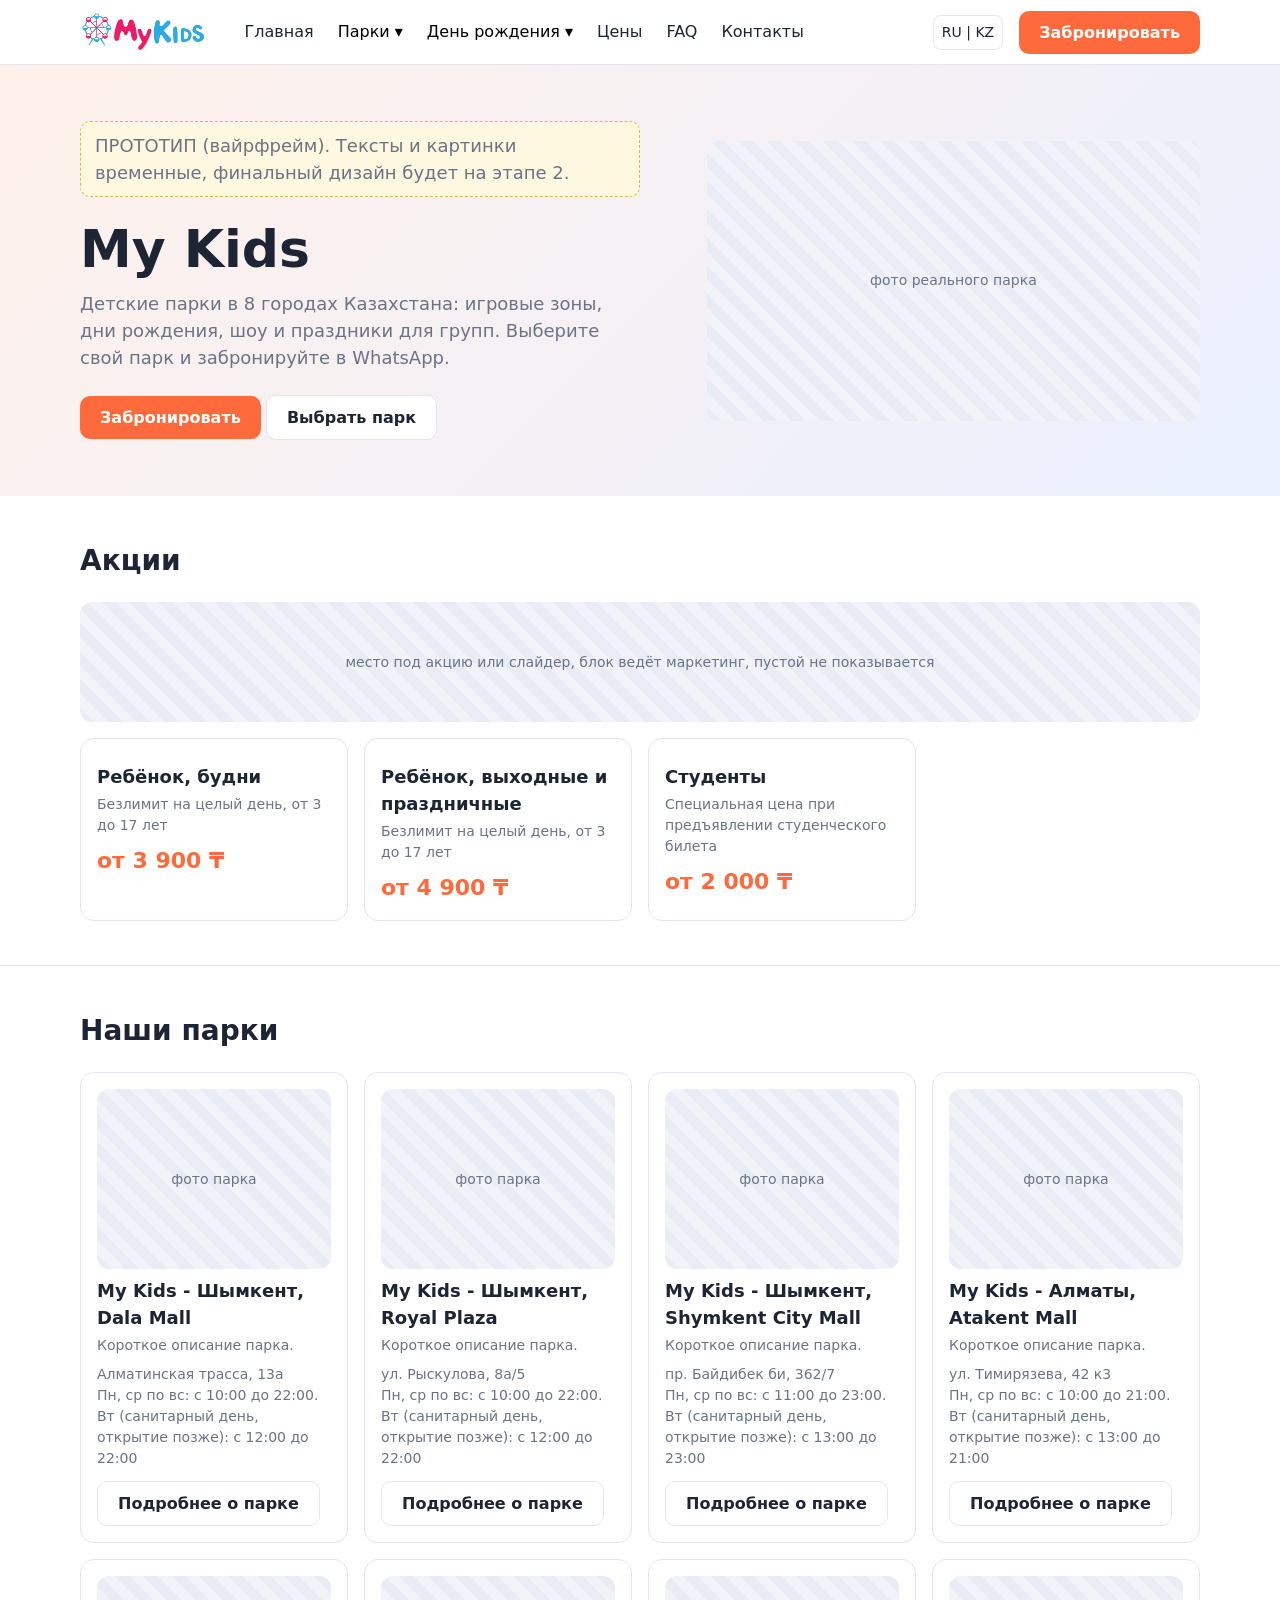
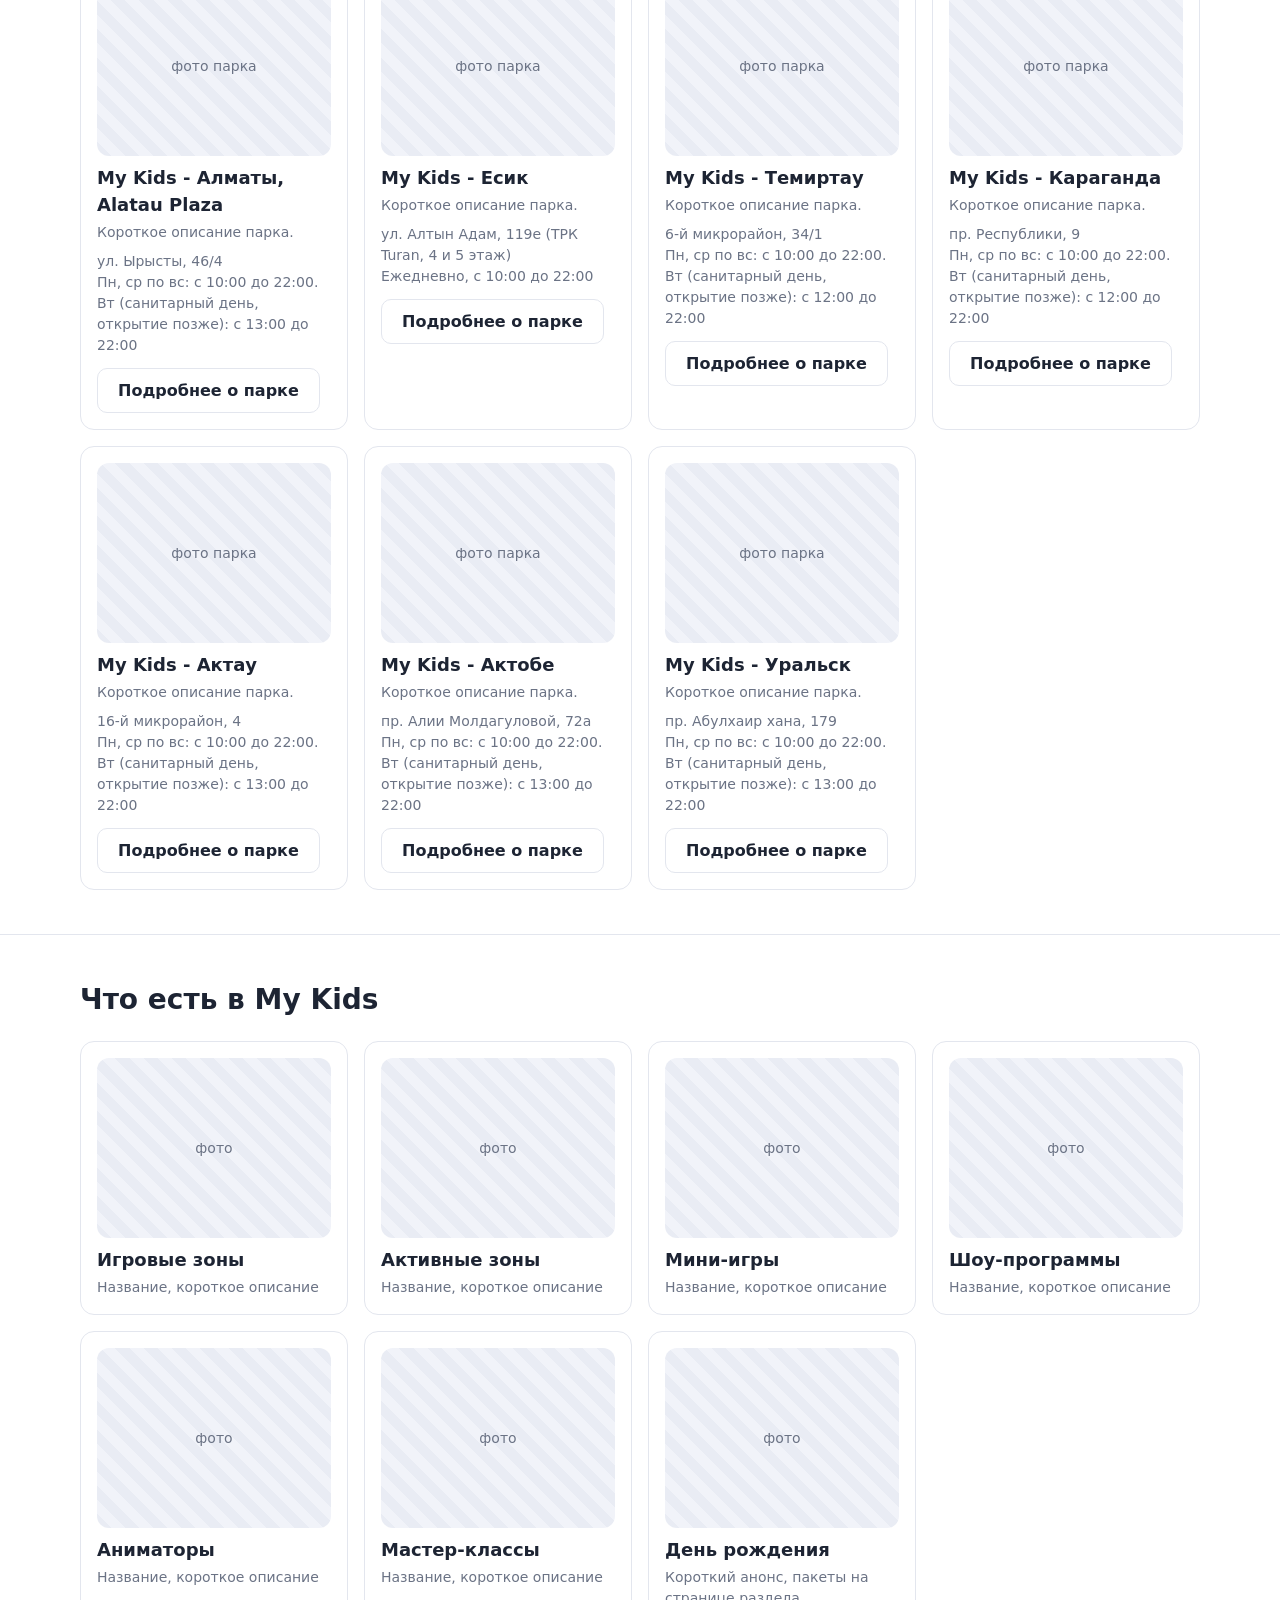
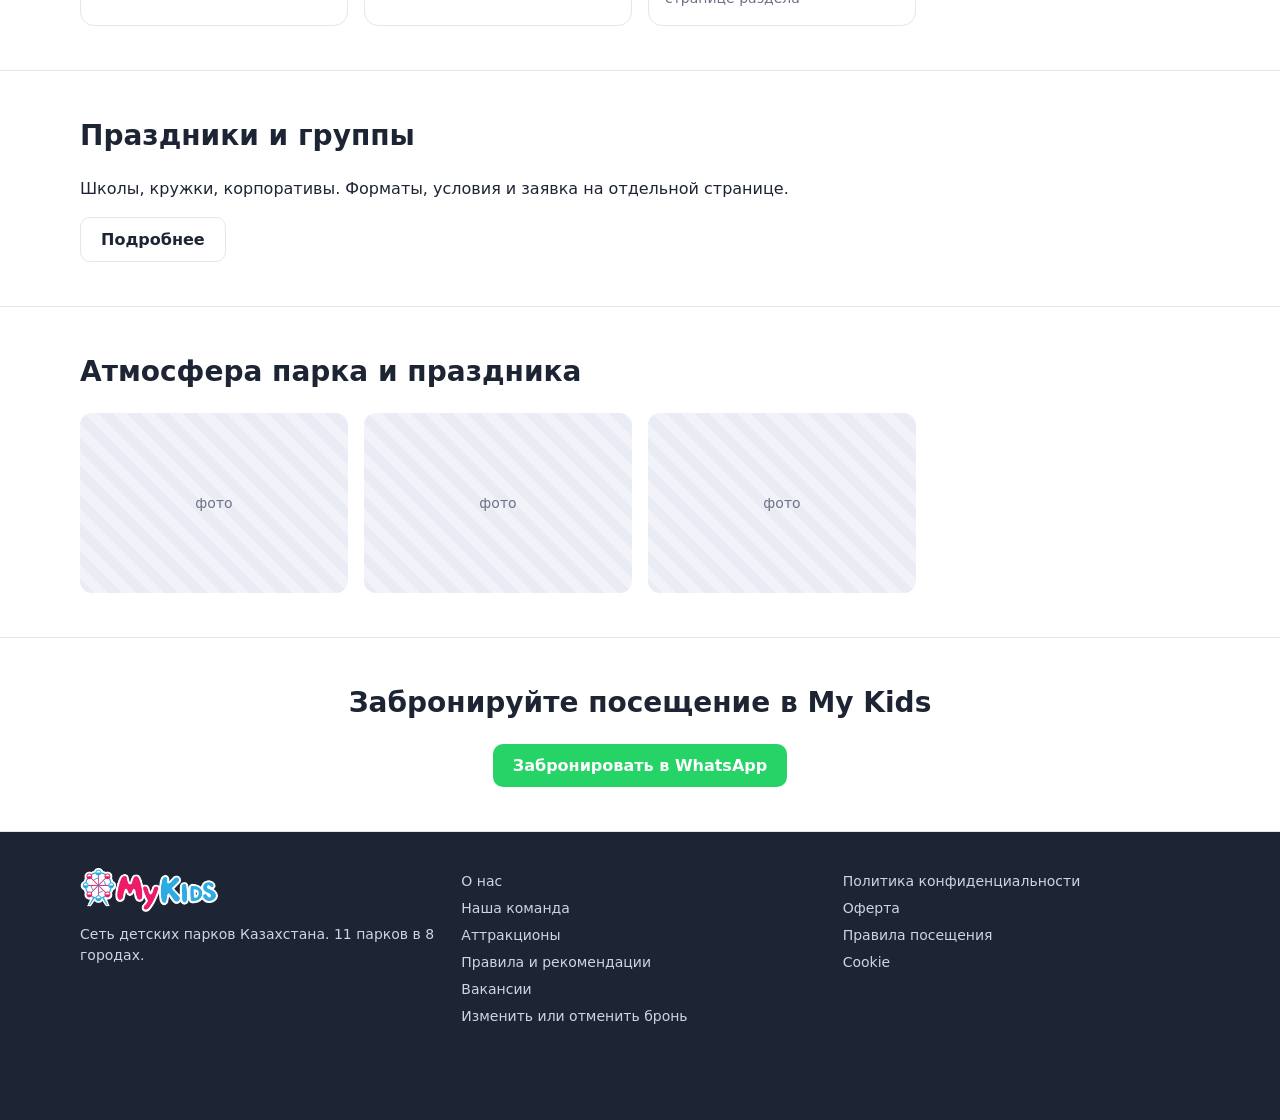
<file: index.html>
<!doctype html><html lang="ru"><head><meta charset="utf-8"><meta name="robots" content="noindex,nofollow"><meta name="viewport" content="width=device-width,initial-scale=1">
<title>My Kids</title><link rel="stylesheet" href="style.css"></head><body>
<section class="hero"><div class="wrap hgrid"><div>
 <p class="note">ПРОТОТИП (вайрфрейм). Тексты и картинки временные, финальный дизайн будет на этапе 2.</p>
 <h1>My Kids</h1>
 <p>Детские парки в 8 городах Казахстана: игровые зоны, дни рождения, шоу и праздники для групп. Выберите свой парк и забронируйте в WhatsApp.</p>
 <button class="btn" onclick="book()">Забронировать</button>
 <a class="btn sec" href="#parks">Выбрать парк</a></div>
 <div class="ph">фото реального парка</div>
</div></section>
<section class="blk"><div class="wrap"><h2>Акции</h2><div class="ph" style="min-height:120px">место под акцию или слайдер, блок ведёт маркетинг, пустой не показывается</div>
 <div class="grid" id="pc" style="margin-top:16px"></div></div></section>
<section class="blk" id="parks"><div class="wrap"><h2>Наши парки</h2><div class="grid" id="pg"></div></div></section>
<section class="blk"><div class="wrap"><h2>Что есть в My Kids</h2><div class="grid">
 <div class="card"><div class="ph">фото</div><h3>Игровые зоны</h3><p>Название, короткое описание</p></div>
 <div class="card"><div class="ph">фото</div><h3>Активные зоны</h3><p>Название, короткое описание</p></div>
 <div class="card"><div class="ph">фото</div><h3>Мини-игры</h3><p>Название, короткое описание</p></div>
 <a class="card" href="birthday.html#shows"><div class="ph">фото</div><h3>Шоу-программы</h3><p>Название, короткое описание</p></a>
 <a class="card" href="birthday.html#animators"><div class="ph">фото</div><h3>Аниматоры</h3><p>Название, короткое описание</p></a>
 <div class="card"><div class="ph">фото</div><h3>Мастер-классы</h3><p>Название, короткое описание</p></div>
 <a class="card" href="birthday.html"><div class="ph">фото</div><h3>День рождения</h3><p>Короткий анонс, пакеты на странице раздела</p></a>
</div></div></section>
<section class="blk"><div class="wrap"><h2>Праздники и группы</h2><p>Школы, кружки, корпоративы. Форматы, условия и заявка на отдельной странице.</p><a class="btn sec" href="groups.html">Подробнее</a></div></section>
<section class="blk"><div class="wrap"><h2>Атмосфера парка и праздника</h2><div class="grid"><div class="ph">фото</div><div class="ph">фото</div><div class="ph">фото</div></div></div></section>
<script src="data.js"></script><script src="app.js"></script>
<script>document.addEventListener('DOMContentLoaded',()=>{
 const mn=f=>Math.min(...Object.values(PRICE).map(f));
 $('#pc').innerHTML=`<div class="card"><h3>Ребёнок, будни</h3><p>Безлимит на целый день, от 3 до 17 лет</p><div class="price">от ${money(mn(x=>x['Будний Безлимит']))}</div></div><div class="card"><h3>Ребёнок, выходные и праздничные</h3><p>Безлимит на целый день, от 3 до 17 лет</p><div class="price">от ${money(mn(x=>x['Выходной Безлимит']))}</div></div><div class="card"><h3>Студенты</h3><p>Специальная цена при предъявлении студенческого билета</p><div class="price">от ${money(Math.min(...Object.values(DPRICE).map(x=>x.student.wd)))}</div></div>`;
 $('#pg').innerHTML=PARKS.map(p=>`<a class="card" href="${parkUrl(p)}"><div class="ph">фото парка</div><h3>${pname(p)}</h3><p>Короткое описание парка.</p><p style="margin-top:8px">${p.addr?p.addr+'<br>'+p.hours:'Данные уточняются'}</p><span class="btn sec" style="margin-top:12px">Подробнее о парке</span></a>`).join('')})</script>
</body></html>
</file>
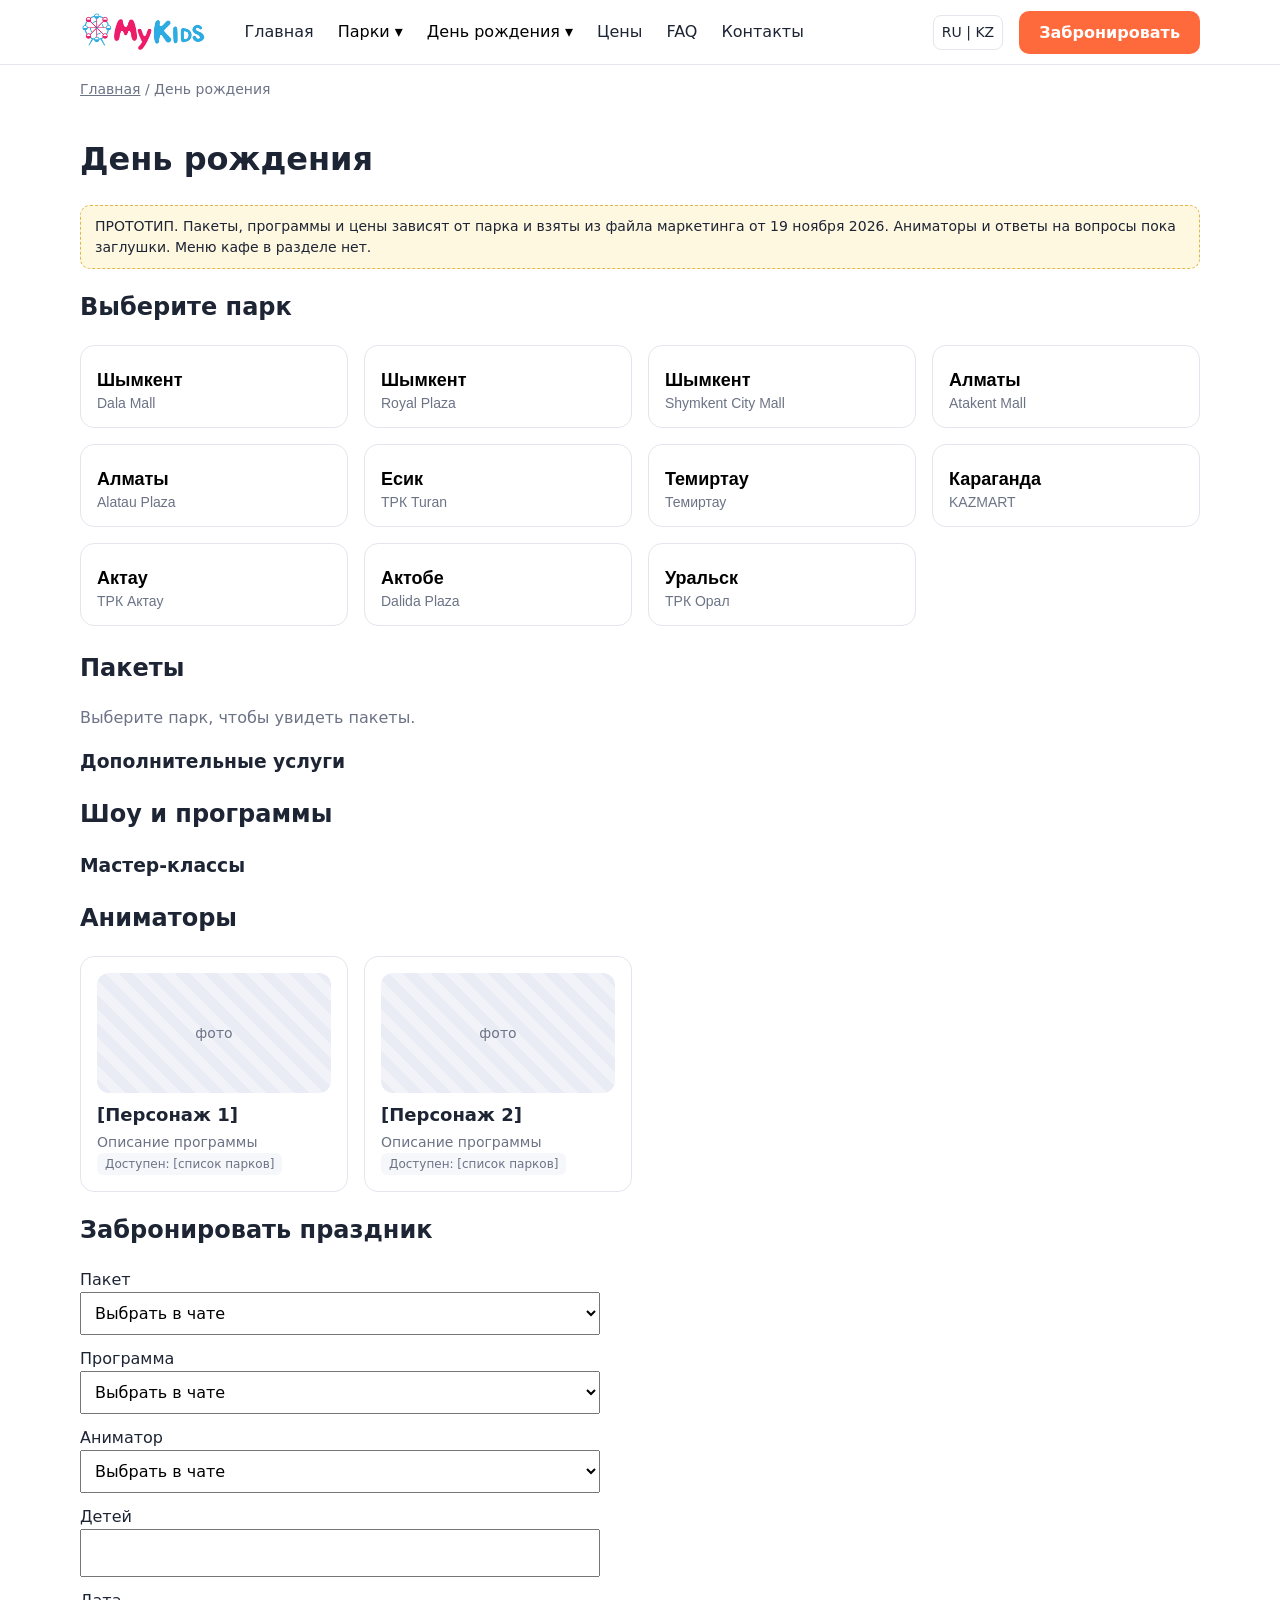
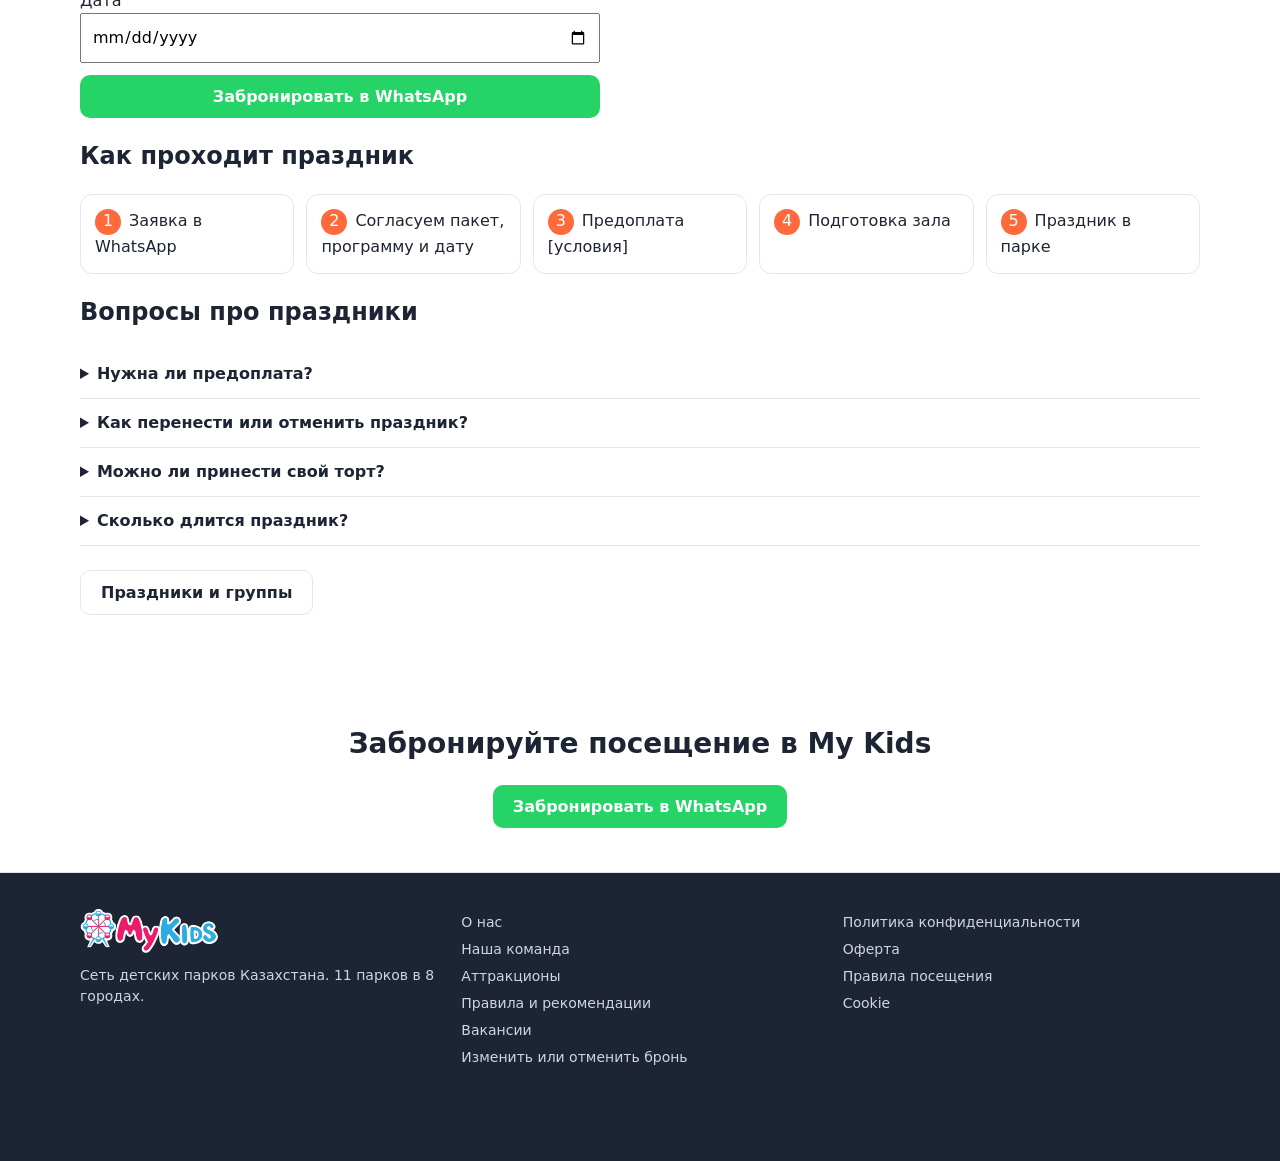
<file: birthday.html>
<!doctype html><html lang="ru"><head><meta charset="utf-8"><meta name="robots" content="noindex,nofollow"><meta name="viewport" content="width=device-width,initial-scale=1">
<title>День рождения | My Kids</title><link rel="stylesheet" href="style.css"></head><body>
<main class="wrap" style="padding-bottom:48px"><div class="crumbs"><a href="index.html">Главная</a> / День рождения</div><h1>День рождения</h1>
<p class="note">ПРОТОТИП. Пакеты, программы и цены зависят от парка и взяты из файла маркетинга от 19 ноября 2026. Аниматоры и ответы на вопросы пока заглушки. Меню кафе в разделе нет.</p>
<h2>Выберите парк</h2><div class="grid" id="pk" style="margin-bottom:24px"></div>
<section id="packages"><h2>Пакеты</h2><div id="pkg"></div>
<h3>Дополнительные услуги</h3><div id="dop"></div></section>
<section id="shows"><h2>Шоу и программы</h2><div id="shw"></div><h3>Мастер-классы</h3><div id="mk"></div></section>
<section id="animators"><h2>Аниматоры</h2><div class="grid">
<div class="card"><div class="ph" style="min-height:120px">фото</div><h3>[Персонаж 1]</h3><p>Описание программы</p><p><span class="tag">Доступен: [список парков]</span></p></div>
<div class="card"><div class="ph" style="min-height:120px">фото</div><h3>[Персонаж 2]</h3><p>Описание программы</p><p><span class="tag">Доступен: [список парков]</span></p></div></div></section>
<section id="book"><h2>Забронировать праздник</h2><div class="fld">
<label>Пакет<select id="bp"><option value="">Выбрать в чате</option></select></label>
<label>Программа<select id="bs"><option value="">Выбрать в чате</option></select></label>
<label>Аниматор<select id="ba"><option value="">Выбрать в чате</option><option>[Персонаж 1]</option><option>[Персонаж 2]</option></select></label>
<label>Детей<input id="bn" type="number" min="1"></label><label>Дата<input id="bd" type="date"></label>
<button class="btn wa" onclick="bk()">Забронировать в WhatsApp</button></div></section>
<section><h2>Как проходит праздник</h2><ol class="steps"><li>Заявка в WhatsApp</li><li>Согласуем пакет, программу и дату</li><li>Предоплата [условия]</li><li>Подготовка зала</li><li>Праздник в парке</li></ol></section>
<section><h2>Вопросы про праздники</h2><div id="bf"></div></section>
<p style="margin-top:24px"><a class="btn sec" href="groups.html">Праздники и группы</a></p></main>
<script src="data.js"></script><script src="app.js"></script>
<script>document.addEventListener('DOMContentLoaded',()=>{const pk=$('#pk');window.draw=()=>{pk.innerHTML=PARKS.map(p=>`<button class="card" style="text-align:left;cursor:pointer;${p.slug===chosen?'border-color:var(--acc);border-width:2px':''}" onclick="chosen='${p.slug}';localStorage.setItem('park',chosen);draw();show()"><h3>${p.city}</h3><p>${p.name}</p></button>`).join('')};const F=['Нужна ли предоплата?','Как перенести или отменить праздник?','Можно ли принести свой торт?','Сколько длится праздник?'];
$('#bf').innerHTML=F.map(q=>`<details><summary>${q}</summary><p>Ответ вносит команда My Kids.</p></details>`).join('');
const fillSel=(id,items)=>{$(id).innerHTML='<option value="">Выбрать в чате</option>'+items.map(n=>`<option>${n}</option>`).join('')};
window.pickPkg=n=>{$('#bp').value=n;location.hash='book'};
window.bk=()=>{const p=getPark();if(!p||!p.wa){book();return}const v=(i,d)=>$(i).value||d;const t=`Здравствуйте! Хочу забронировать День рождения в My Kids (${p.city}). Пакет: ${v('#bp','___')}. Программа: ${v('#bs','___')}. Детей: ${v('#bn','___')}. Дата: ${v('#bd','___')}. Аниматор: ${v('#ba','___')}.`;window.open(waLink(p,t),'_blank')};window.show=()=>{const p=getPark(),ok=hasPrices(p);
$('#pkg').innerHTML=!p?'<p style="color:var(--mut)">Выберите парк, чтобы увидеть пакеты.</p>':pkgCards(p,t=>`<button class="btn sec" onclick="pickPkg('${t}')">Выбрать</button>`);
$('#dop').innerHTML=ok?exCards(p,['Дополнительные услуги','Поздравления']):'';
$('#shw').innerHTML=ok?exCards(p,['Шоу программы','Квесты','Активные игры','Дополнительные программы']):'';
$('#mk').innerHTML=ok?exCards(p,['Мастер-классы']):'';
fillSel('#bp',ok?pkgTiers(p).map(t=>t.tier):[]);fillSel('#bs',ok?exFor(p,['Шоу программы','Квесты','Мастер-классы','Активные игры']).map(e=>e.name):[]);};draw();show();})</script></body></html>
</file>
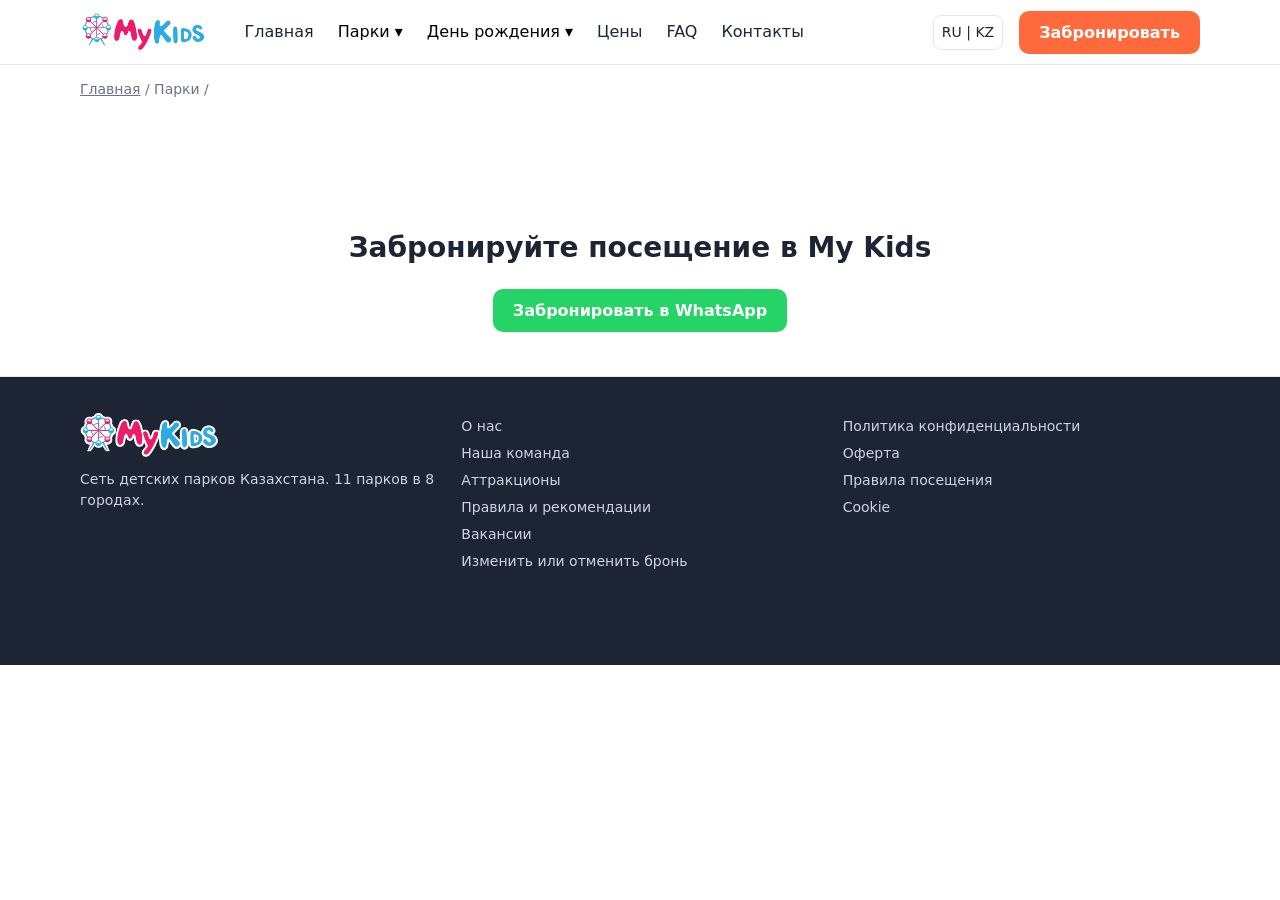
<file: city.html>
<!doctype html><html lang="ru"><head><meta charset="utf-8"><meta name="robots" content="noindex,nofollow"><meta name="viewport" content="width=device-width,initial-scale=1">
<title>My Kids - город</title><link rel="stylesheet" href="style.css"></head><body>
<div class="wrap"><div class="crumbs"><a href="index.html">Главная</a> / Парки / <span id="cn"></span></div><h1 id="ct"></h1><div class="grid" id="cg" style="margin-bottom:48px"></div></div>
<script src="data.js"></script><script src="app.js"></script>
<script>document.addEventListener('DOMContentLoaded',()=>{
 const cs=new URLSearchParams(location.search).get('c'),ps=cityParks(cs);
 $('#cn').textContent=$('#ct').textContent=ps[0].city;
 $('#cg').innerHTML=ps.map(p=>`<a class="card" href="${parkUrl(p)}"><div class="ph">фото</div><h3>My Kids - ${p.city}, ${p.name}</h3><p>${p.addr}<br>${p.hours}</p></a>`).join('')})</script>
</body></html>
</file>
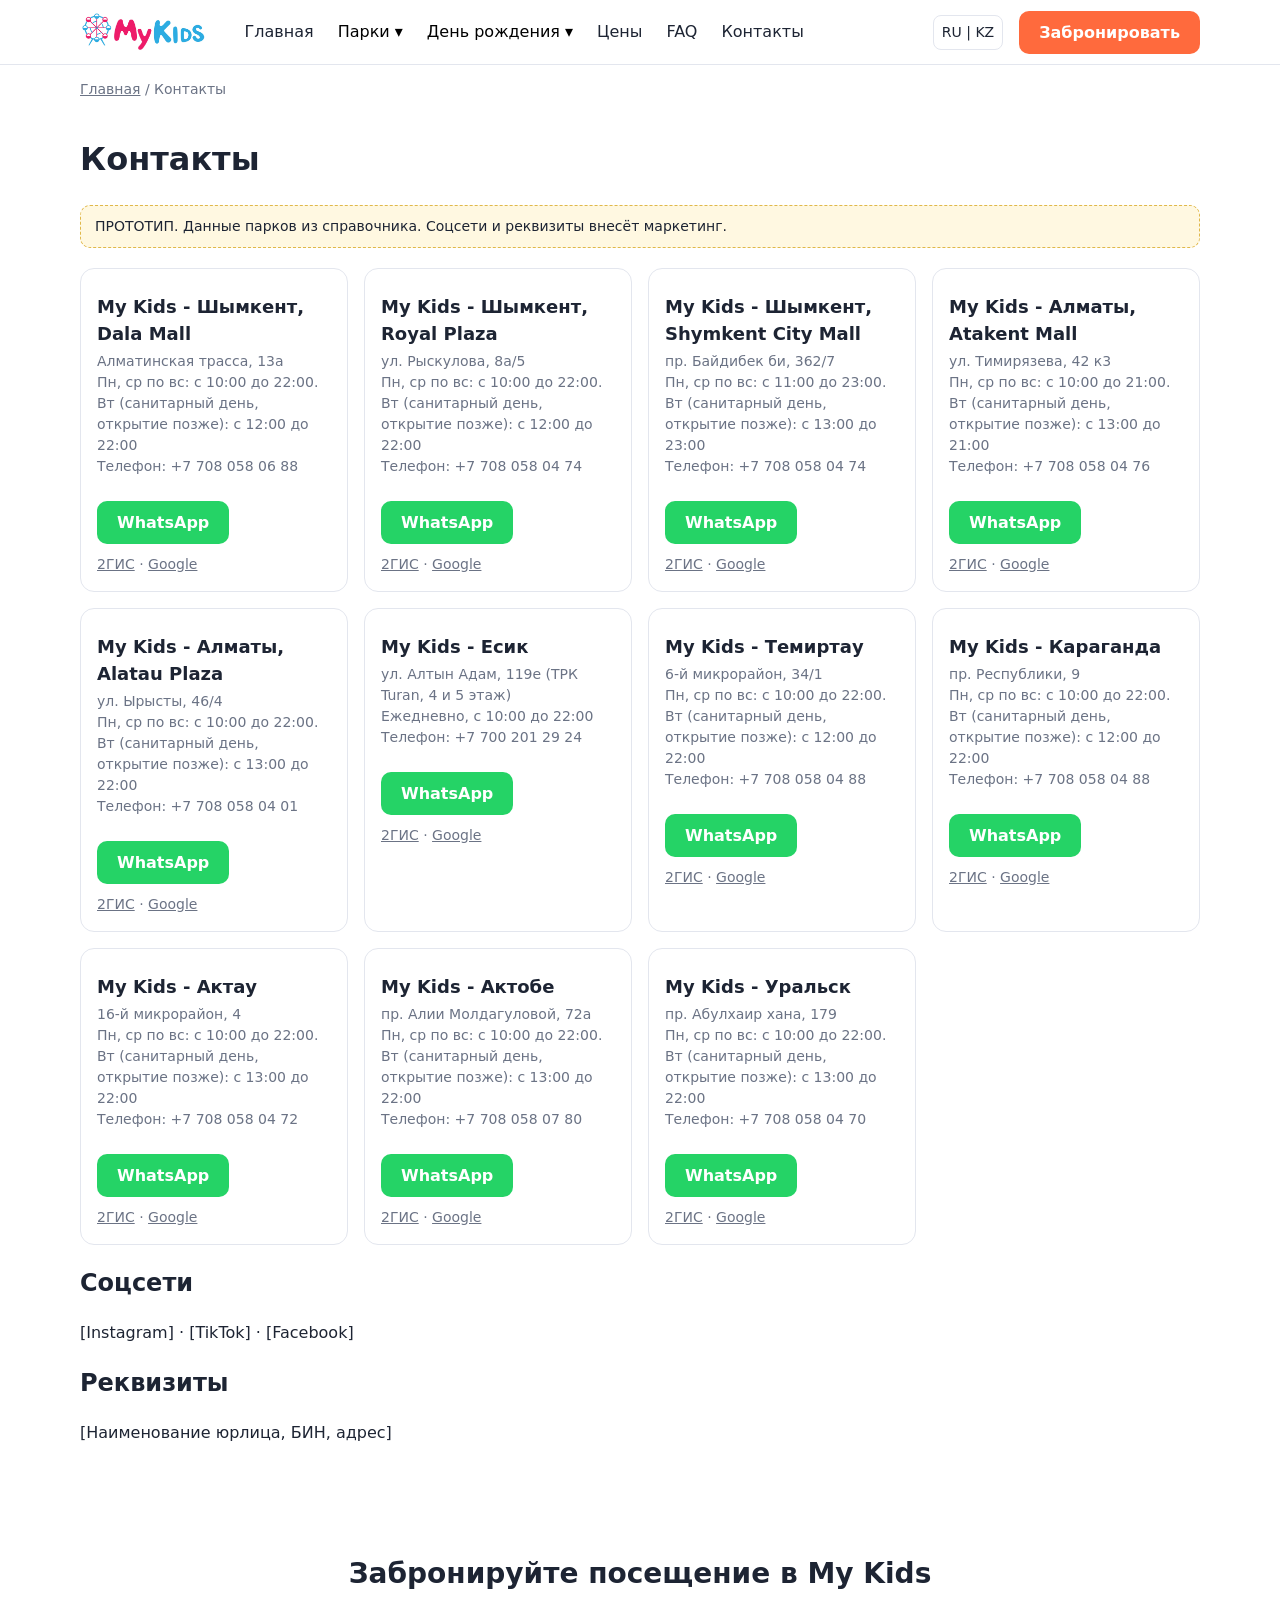
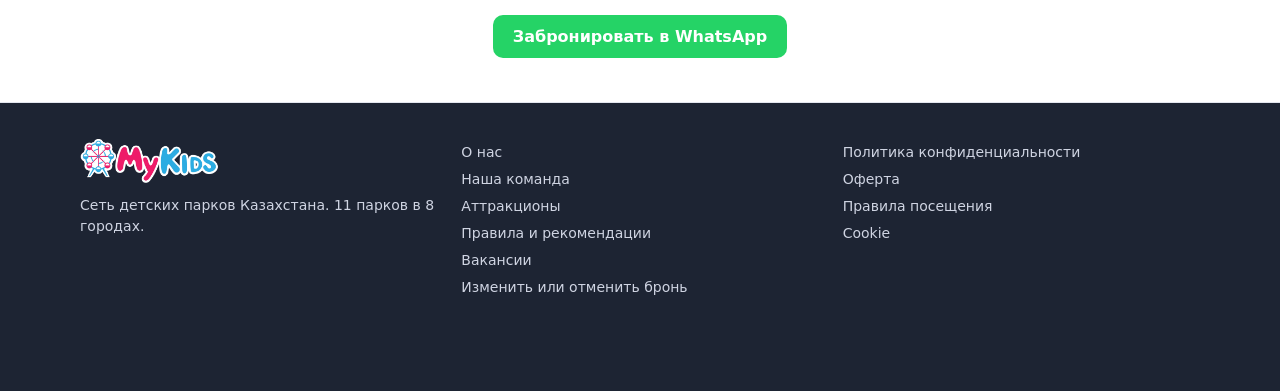
<file: contacts.html>
<!doctype html><html lang="ru"><head><meta charset="utf-8"><meta name="robots" content="noindex,nofollow"><meta name="viewport" content="width=device-width,initial-scale=1">
<title>Контакты | My Kids</title><link rel="stylesheet" href="style.css"></head><body>
<main class="wrap" style="padding-bottom:48px"><div class="crumbs"><a href="index.html">Главная</a> / Контакты</div><h1>Контакты</h1>
<p class="note">ПРОТОТИП. Данные парков из справочника. Соцсети и реквизиты внесёт маркетинг.</p><div class="grid" id="cl"></div>
<h2>Соцсети</h2><p>[Instagram] · [TikTok] · [Facebook]</p><h2>Реквизиты</h2><p>[Наименование юрлица, БИН, адрес]</p></main>
<script src="data.js"></script><script src="app.js"></script>
<script>document.addEventListener('DOMContentLoaded',()=>{$('#cl').innerHTML=PARKS.map(p=>`<div class="card"><h3>${pname(p)}</h3><p>${p.addr?p.addr+'<br>'+p.hours+'<br>Телефон: '+fmtPhone(p.wa):'Данные уточняются'}</p>${p.wa?`<br><a class="btn wa" href="${waLink(p,bookText(p))}" target="_blank">WhatsApp</a> `:''}${p.map?`<p style="margin-top:10px"><a href="${p.map}" target="_blank">2ГИС</a> · <a href="${gmap(p)}" target="_blank">Google</a></p>`:''}</div>`).join('');})</script></body></html>
</file>
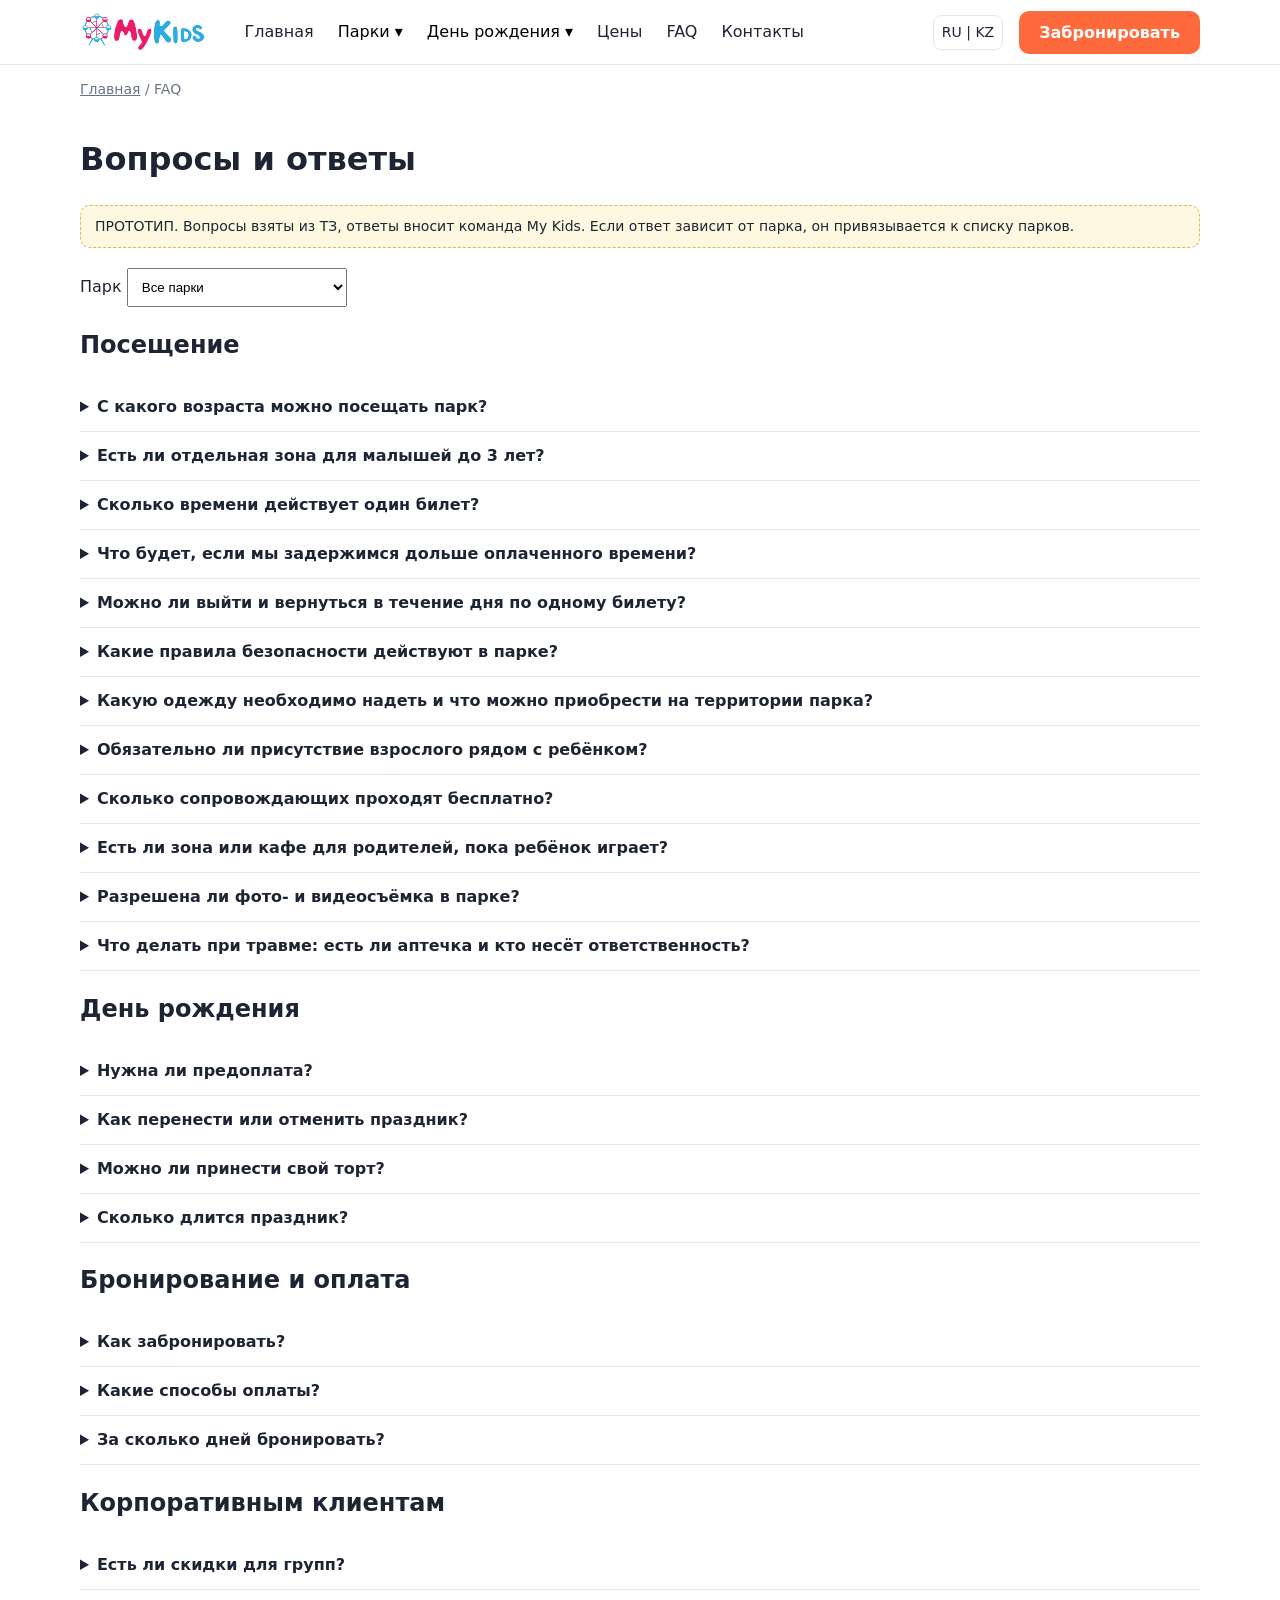
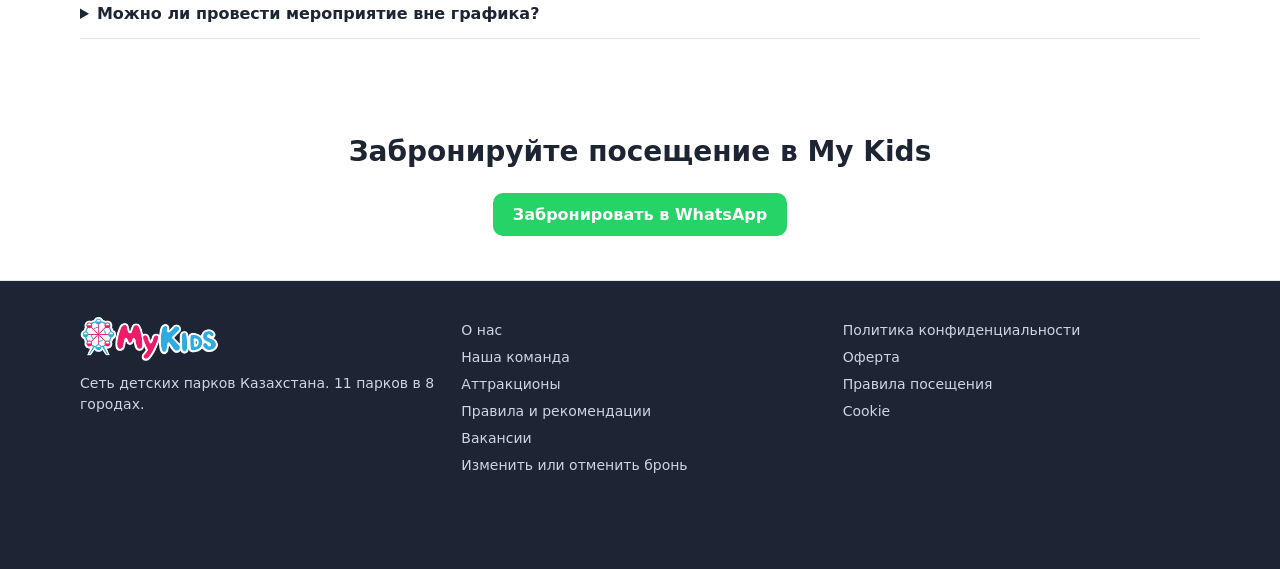
<file: faq.html>
<!doctype html><html lang="ru"><head><meta charset="utf-8"><meta name="robots" content="noindex,nofollow"><meta name="viewport" content="width=device-width,initial-scale=1">
<title>FAQ | My Kids</title><link rel="stylesheet" href="style.css"></head><body>
<main class="wrap" style="padding-bottom:48px"><div class="crumbs"><a href="index.html">Главная</a> / FAQ</div><h1>Вопросы и ответы</h1>
<p class="note">ПРОТОТИП. Вопросы взяты из ТЗ, ответы вносит команда My Kids. Если ответ зависит от парка, он привязывается к списку парков.</p>
<label>Парк <select id="fs" style="padding:10px"></select></label><div id="fl" style="margin-top:16px"></div></main>
<script src="data.js"></script><script src="app.js"></script>
<script>document.addEventListener('DOMContentLoaded',()=>{const G={'Посещение':['С какого возраста можно посещать парк?','Есть ли отдельная зона для малышей до 3 лет?','Сколько времени действует один билет?','Что будет, если мы задержимся дольше оплаченного времени?','Можно ли выйти и вернуться в течение дня по одному билету?','Какие правила безопасности действуют в парке?','Какую одежду необходимо надеть и что можно приобрести на территории парка?','Обязательно ли присутствие взрослого рядом с ребёнком?','Сколько сопровождающих проходят бесплатно?','Есть ли зона или кафе для родителей, пока ребёнок играет?','Разрешена ли фото- и видеосъёмка в парке?','Что делать при травме: есть ли аптечка и кто несёт ответственность?'],
'День рождения':['Нужна ли предоплата?','Как перенести или отменить праздник?','Можно ли принести свой торт?','Сколько длится праздник?'],
'Бронирование и оплата':['Как забронировать?','Какие способы оплаты?','За сколько дней бронировать?'],
'Корпоративным клиентам':['Есть ли скидки для групп?','Можно ли провести мероприятие вне графика?']};
$('#fs').innerHTML='<option value="">Все парки</option>'+PARKS.map(p=>`<option value="${p.slug}" ${p.slug===chosen?'selected':''}>${p.city}, ${p.name}</option>`).join('');
const r=()=>{$('#fl').innerHTML=Object.entries(G).map(([g,q])=>`<h2>${g}</h2>`+q.map(x=>`<details><summary>${x}</summary><p>Ответ вносит команда My Kids.</p></details>`).join('')).join('')};$('#fs').onchange=r;r();})</script></body></html>
</file>
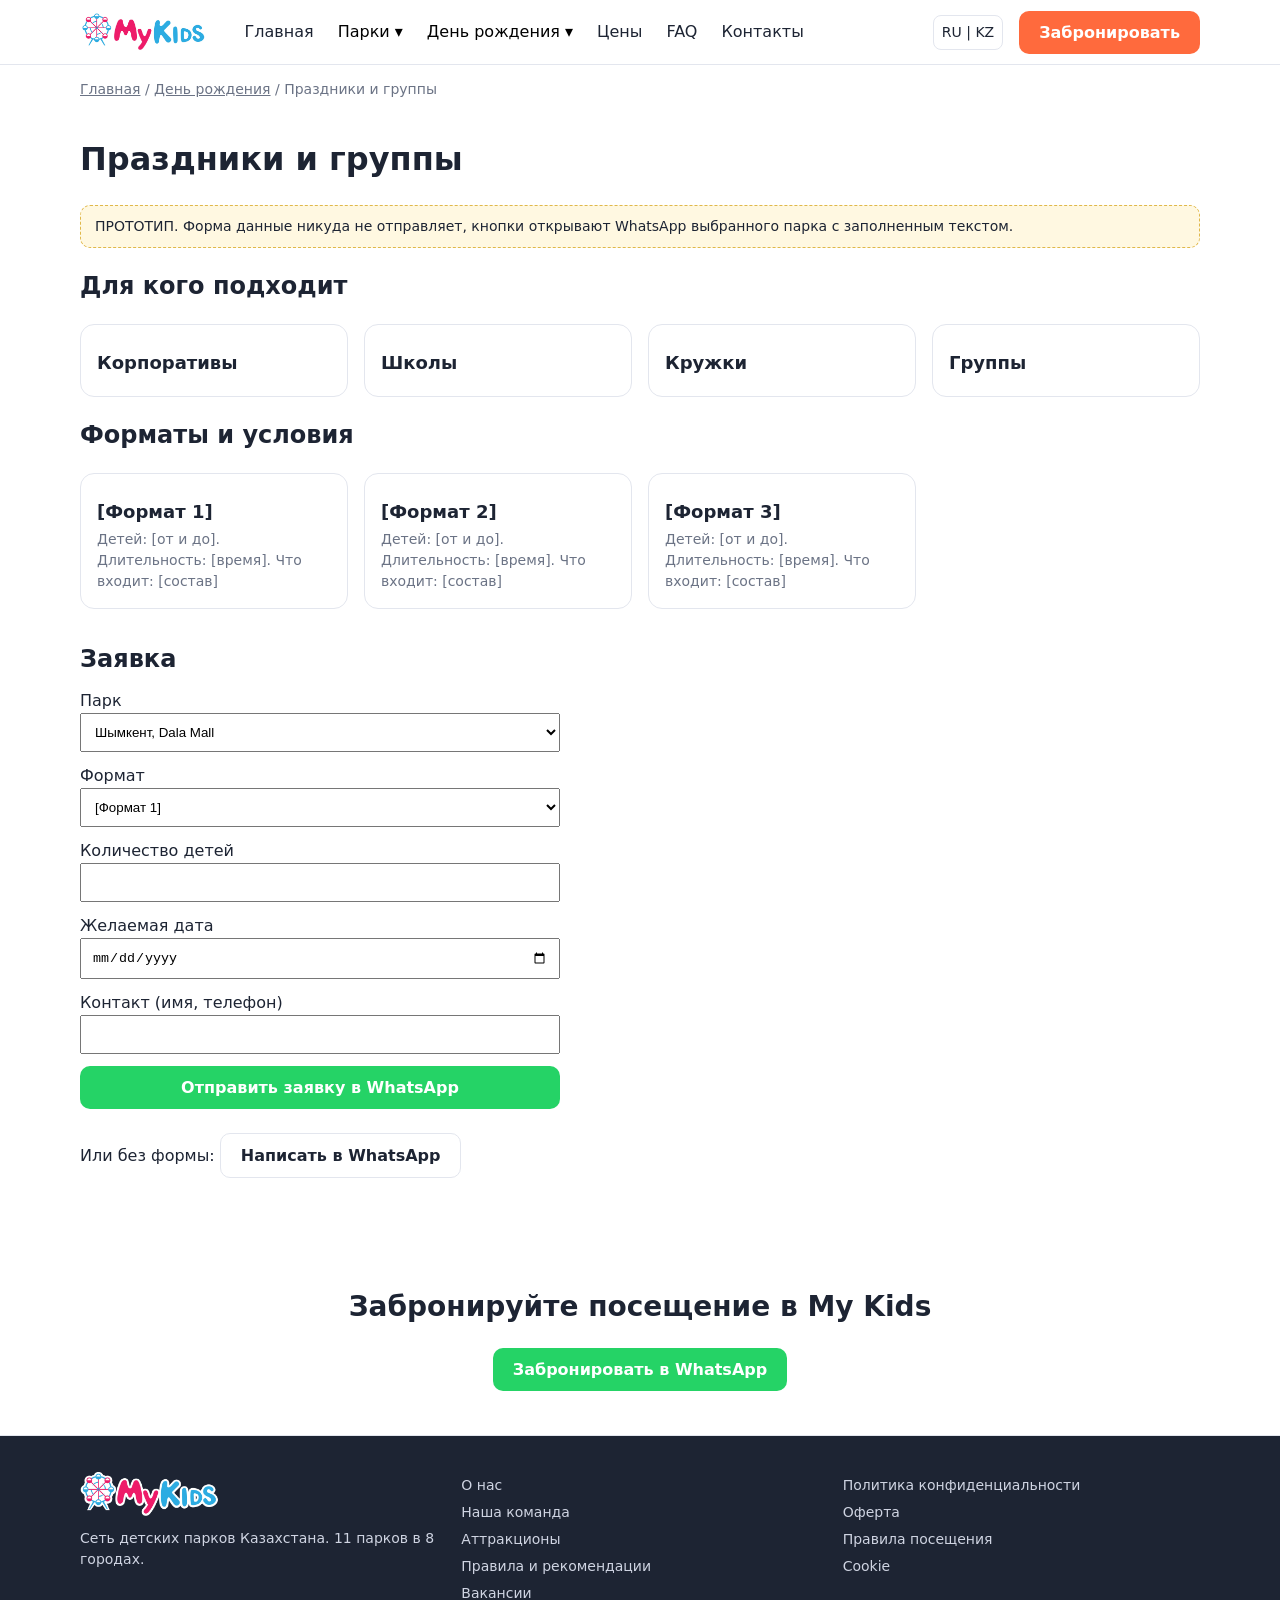
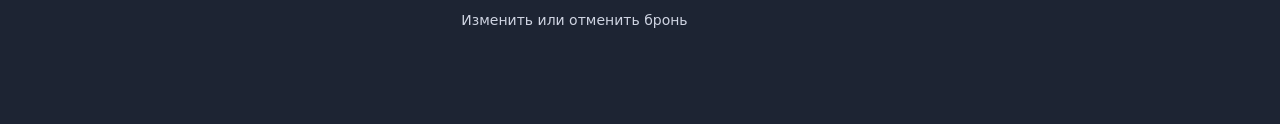
<file: groups.html>
<!doctype html><html lang="ru"><head><meta charset="utf-8"><meta name="robots" content="noindex,nofollow"><meta name="viewport" content="width=device-width,initial-scale=1">
<title>Праздники и группы | My Kids</title><link rel="stylesheet" href="style.css"></head><body>
<main class="wrap" style="padding-bottom:48px"><div class="crumbs"><a href="index.html">Главная</a> / <a href="birthday.html">День рождения</a> / Праздники и группы</div><h1>Праздники и группы</h1>
<p class="note">ПРОТОТИП. Форма данные никуда не отправляет, кнопки открывают WhatsApp выбранного парка с заполненным текстом.</p>
<h2>Для кого подходит</h2><div class="grid"><div class="card"><h3>Корпоративы</h3></div><div class="card"><h3>Школы</h3></div><div class="card"><h3>Кружки</h3></div><div class="card"><h3>Группы</h3></div></div>
<h2>Форматы и условия</h2><div class="grid"><div class="card"><h3>[Формат 1]</h3><p>Детей: [от и до]. Длительность: [время]. Что входит: [состав]</p></div><div class="card"><h3>[Формат 2]</h3><p>Детей: [от и до]. Длительность: [время]. Что входит: [состав]</p></div><div class="card"><h3>[Формат 3]</h3><p>Детей: [от и до]. Длительность: [время]. Что входит: [состав]</p></div></div>
<form id="f" style="display:grid;gap:12px;max-width:480px;margin-top:32px"><h2 style="margin:0">Заявка</h2>
<label>Парк<select id="fp" required style="width:100%;padding:10px"></select></label>
<label>Формат<select id="ff" style="width:100%;padding:10px"><option>[Формат 1]</option><option>[Формат 2]</option><option>[Формат 3]</option><option>Другое</option></select></label>
<label>Количество детей<input id="fn" type="number" min="1" required style="width:100%;padding:10px"></label>
<label>Желаемая дата<input id="fd" type="date" style="width:100%;padding:10px"></label>
<label>Контакт (имя, телефон)<input id="fc" required style="width:100%;padding:10px"></label>
<button class="btn wa" type="submit">Отправить заявку в WhatsApp</button></form>
<p style="margin-top:24px">Или без формы: <button class="btn sec" type="button" id="fw">Написать в WhatsApp</button></p></main>
<script src="data.js"></script><script src="app.js"></script>
<script>document.addEventListener('DOMContentLoaded',()=>{const fp=$('#fp');fp.innerHTML=PARKS.filter(p=>p.wa).map(p=>`<option value="${p.slug}" ${p.slug===chosen?'selected':''}>${p.city}, ${p.name}</option>`).join('');
const P=()=>PARKS.find(x=>x.slug===fp.value);
$('#f').onsubmit=e=>{e.preventDefault();const p=P();window.open(waLink(p,`Здравствуйте! Интересует мероприятие для группы в My Kids (${p.city}). Формат: ${$('#ff').value}. Детей: ${$('#fn').value}.${$('#fd').value?' Дата: '+$('#fd').value+'.':''} Контакт: ${$('#fc').value}.`),'_blank')};
$('#fw').onclick=()=>{const p=P();window.open(waLink(p,`Здравствуйте! Интересует мероприятие для группы в My Kids (${p.city}). Формат: ___. Детей: ___.`),'_blank')};})</script></body></html>
</file>
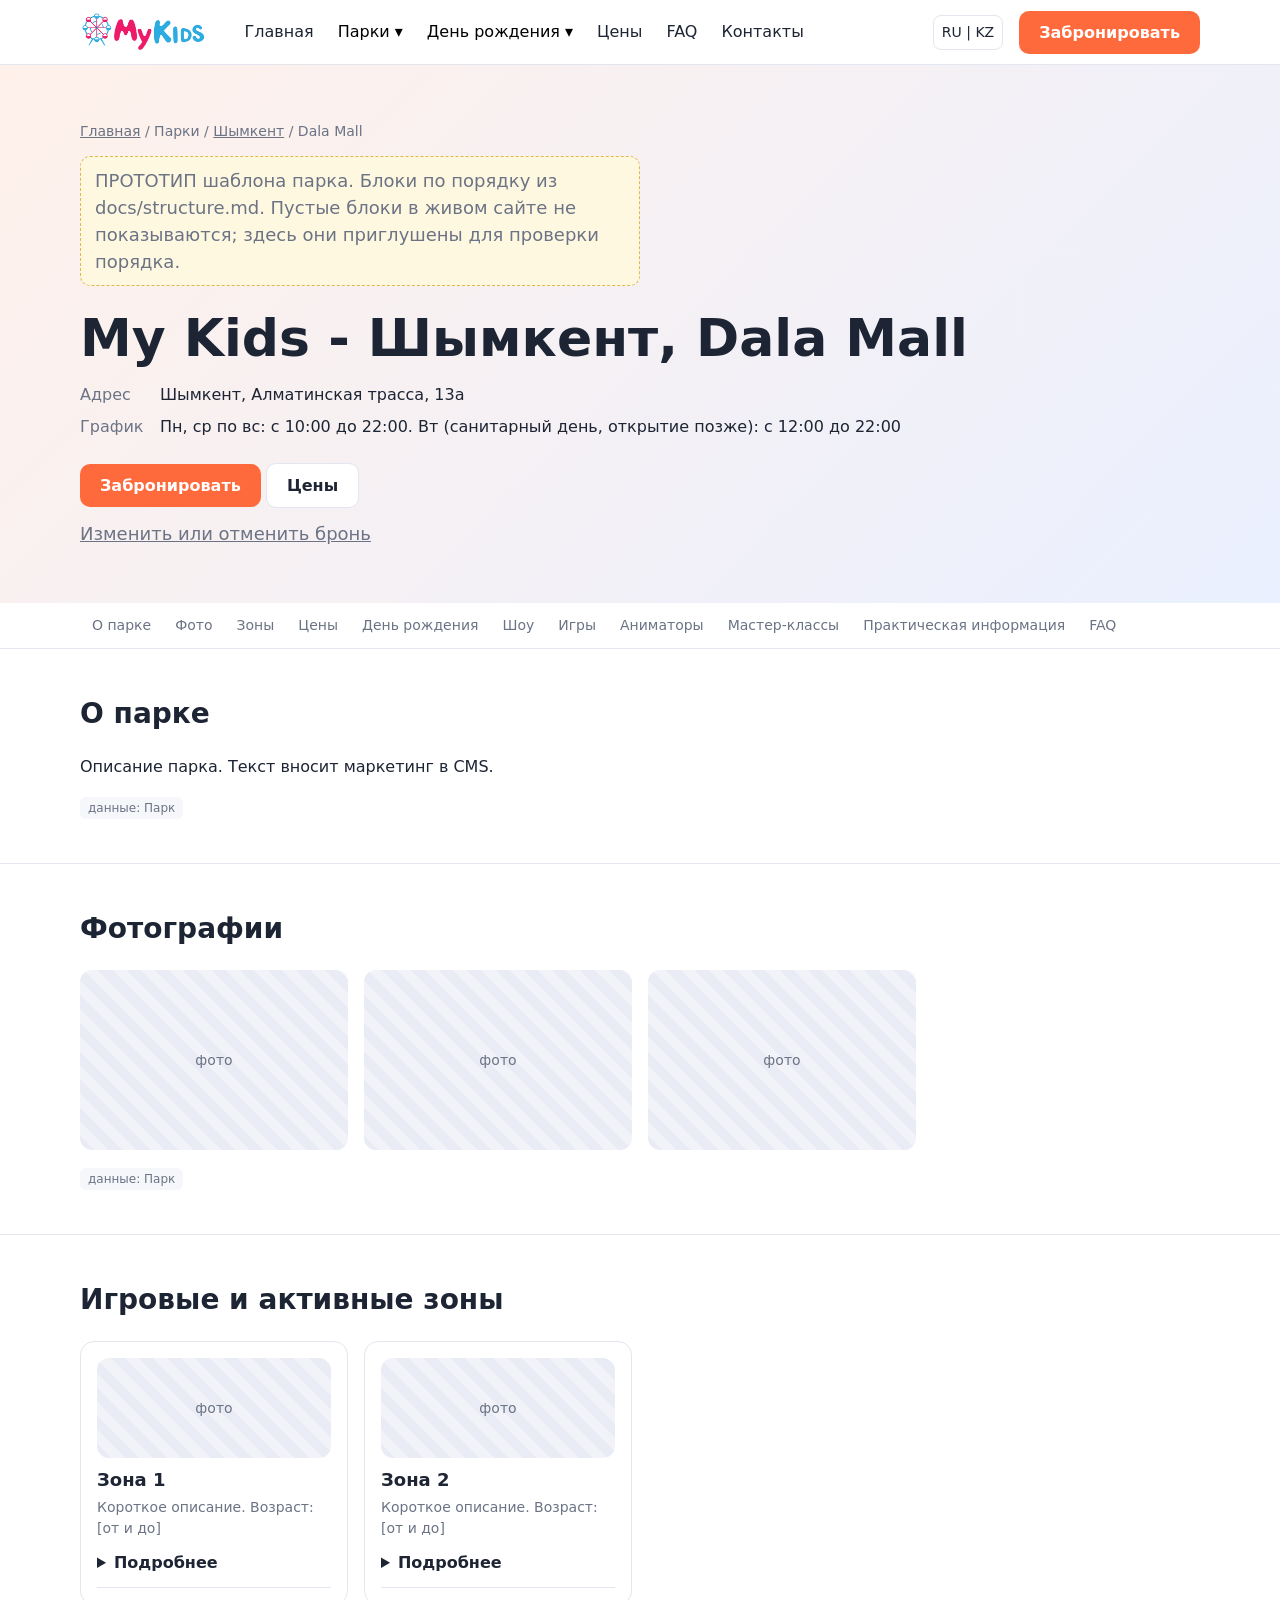
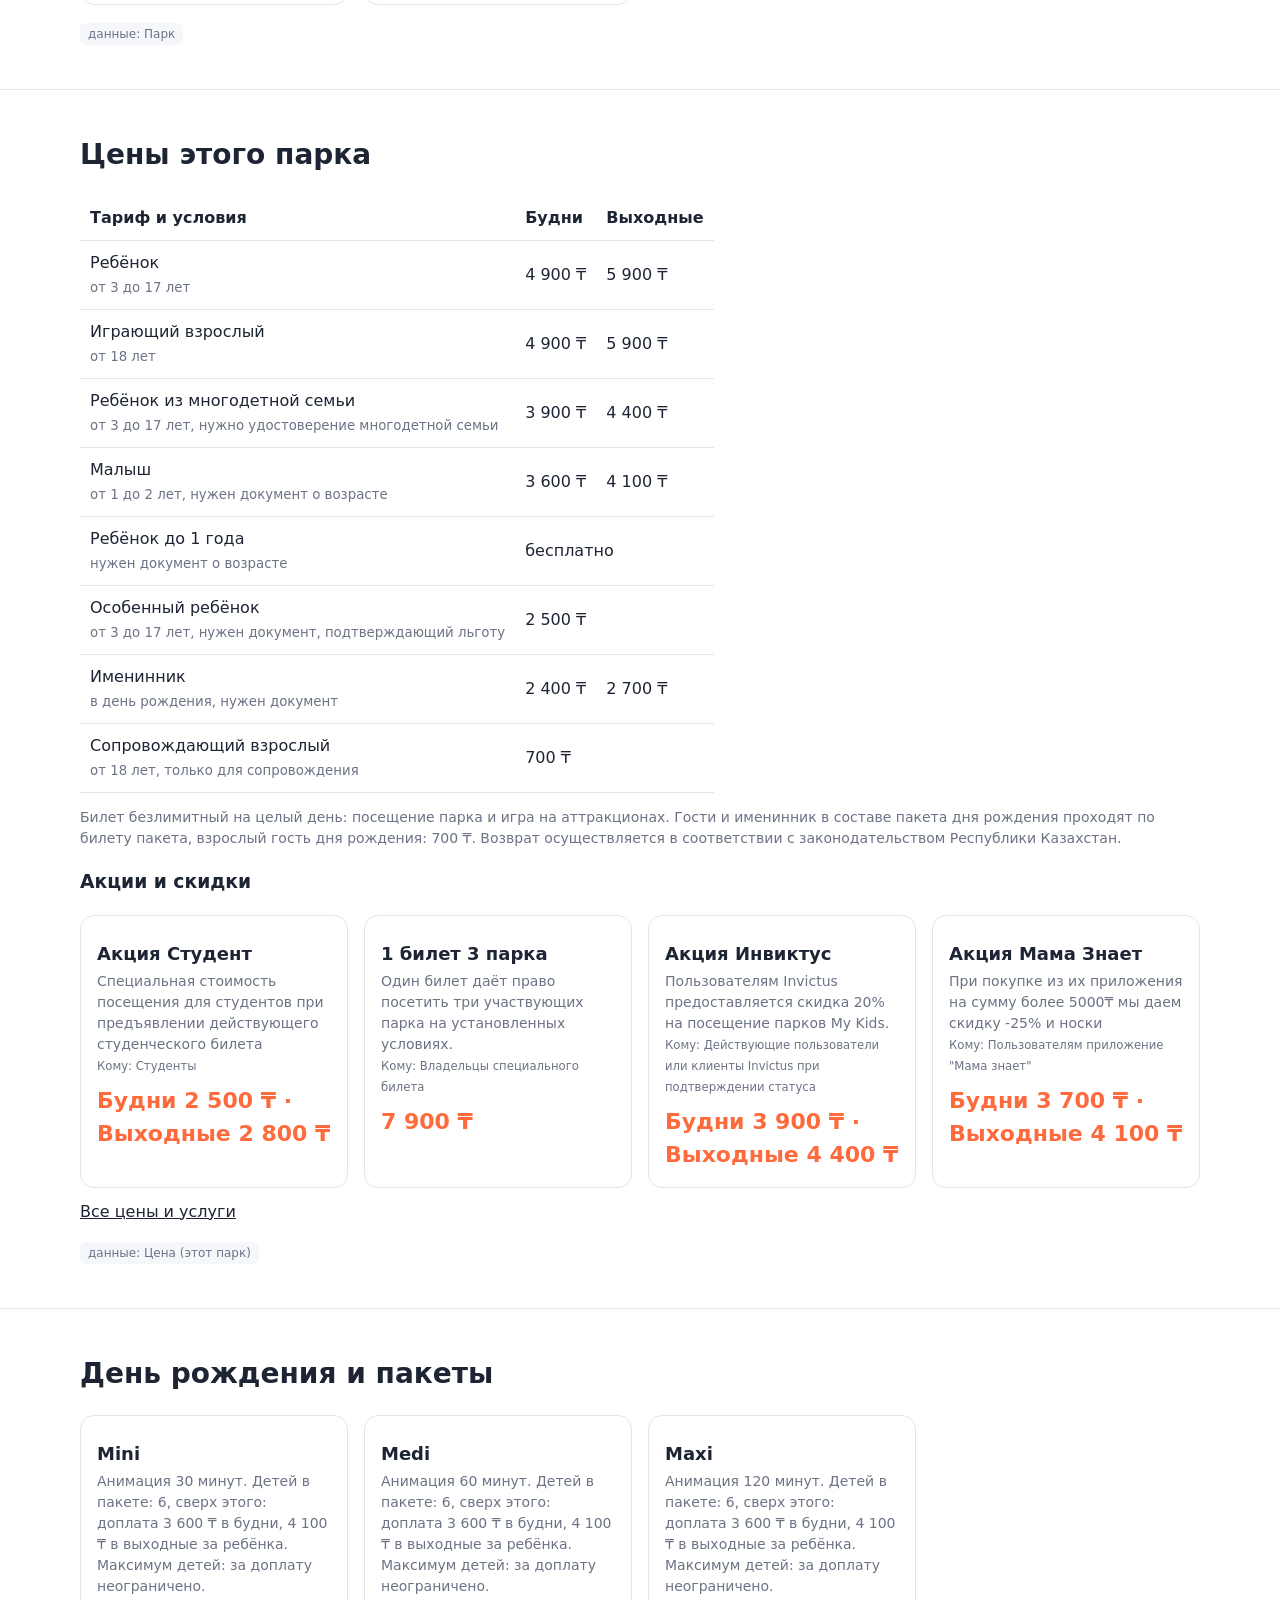
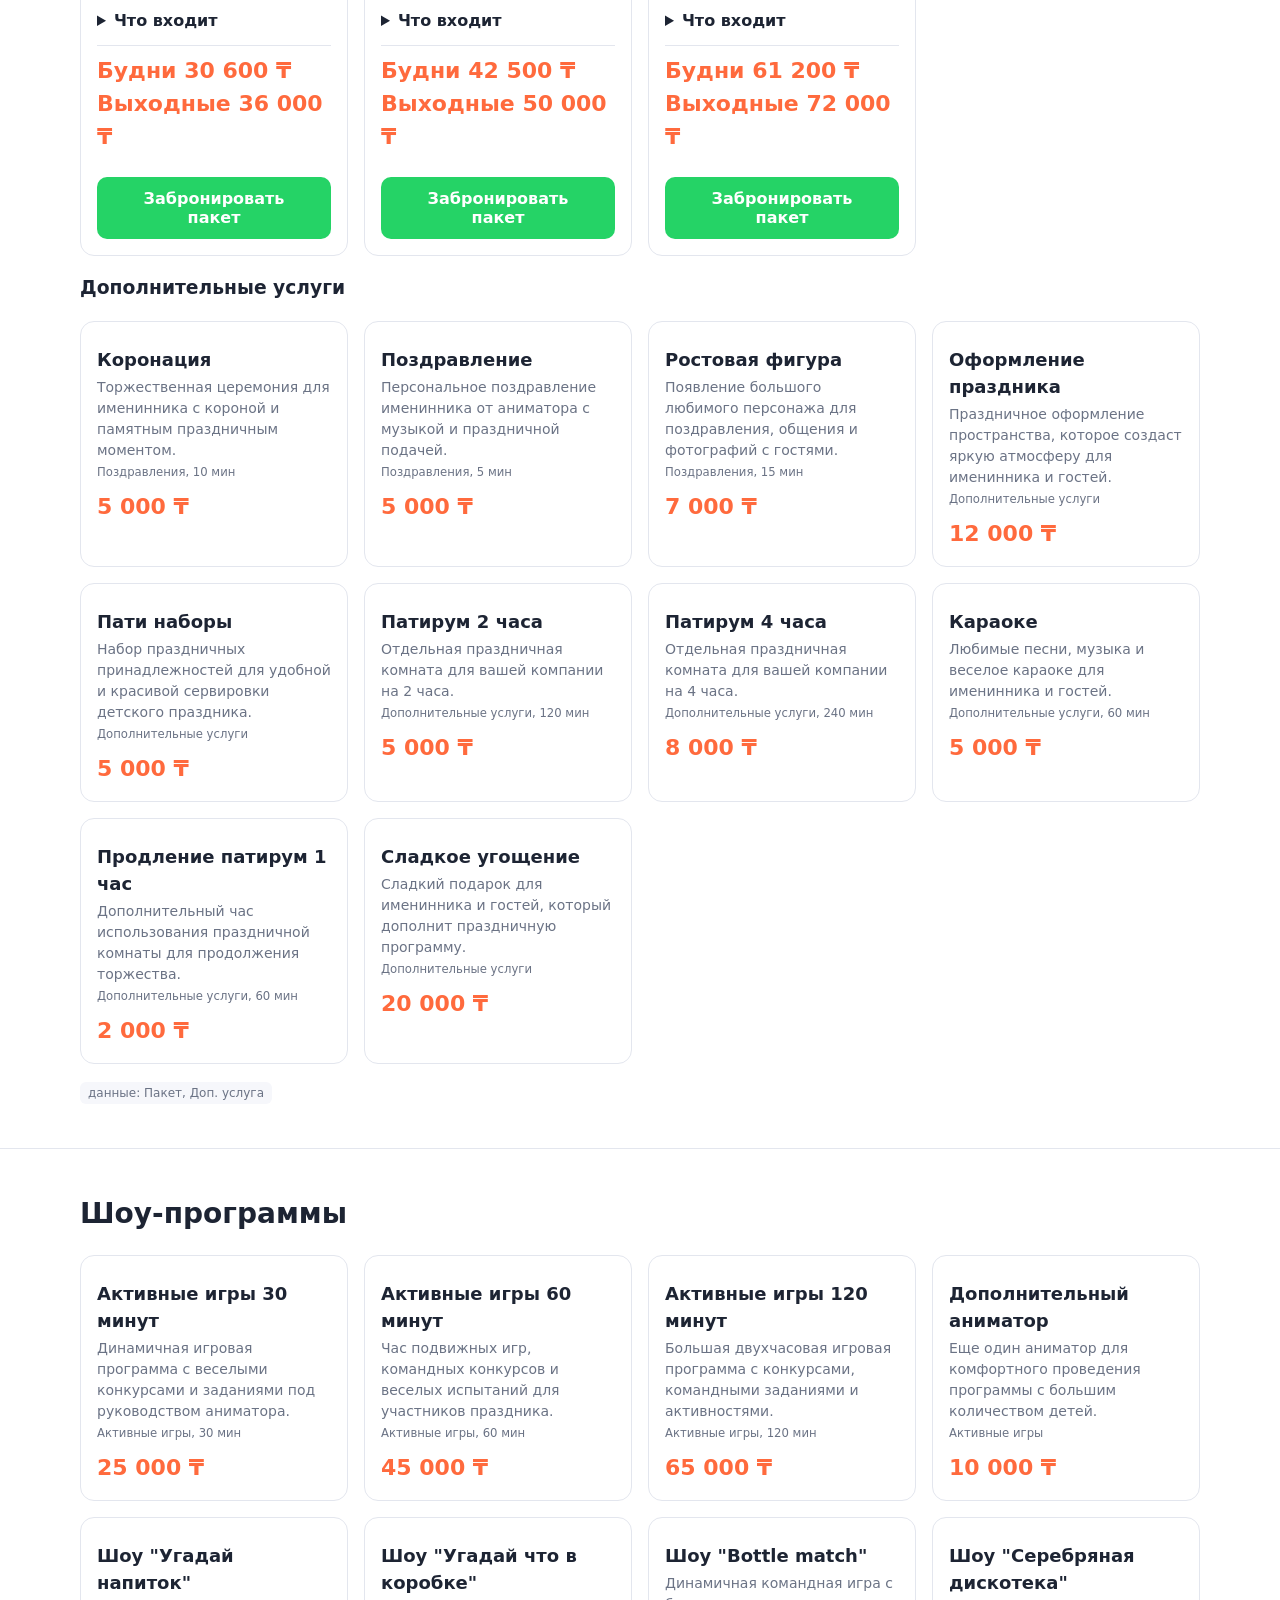
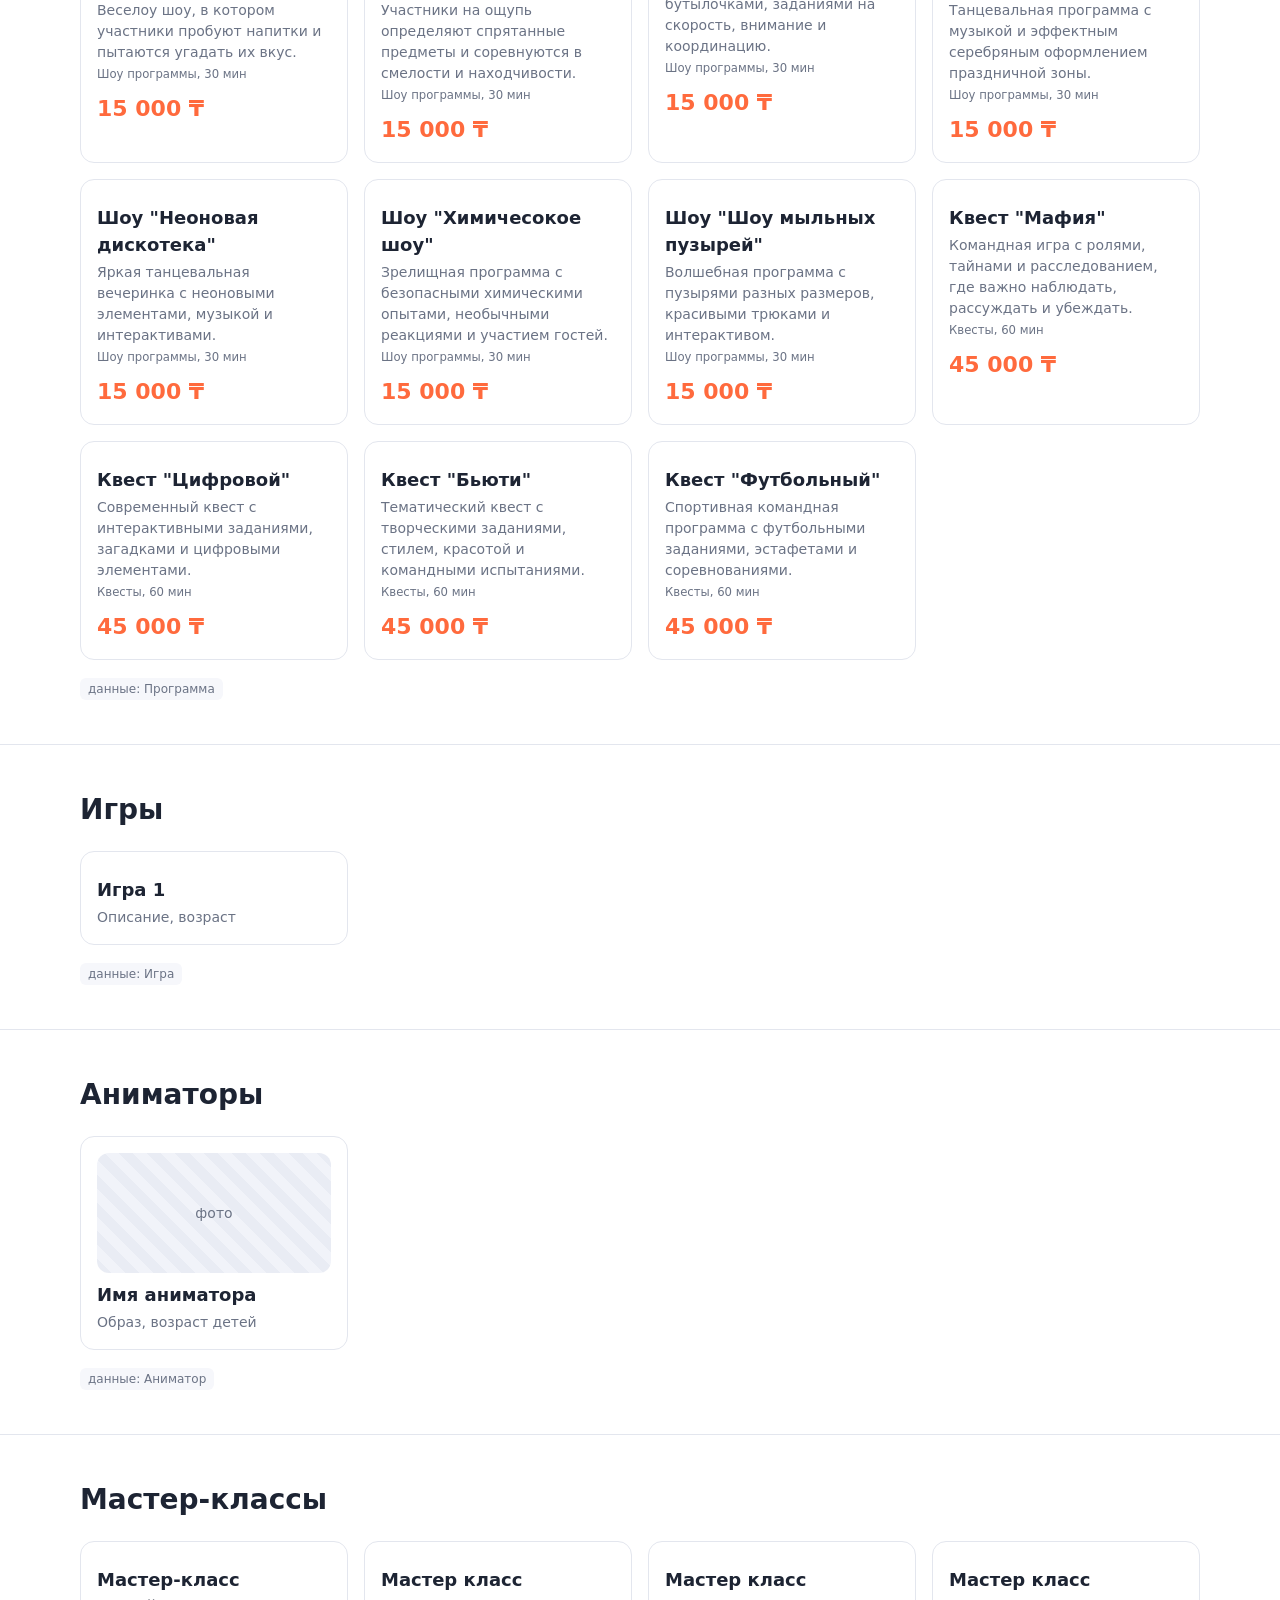
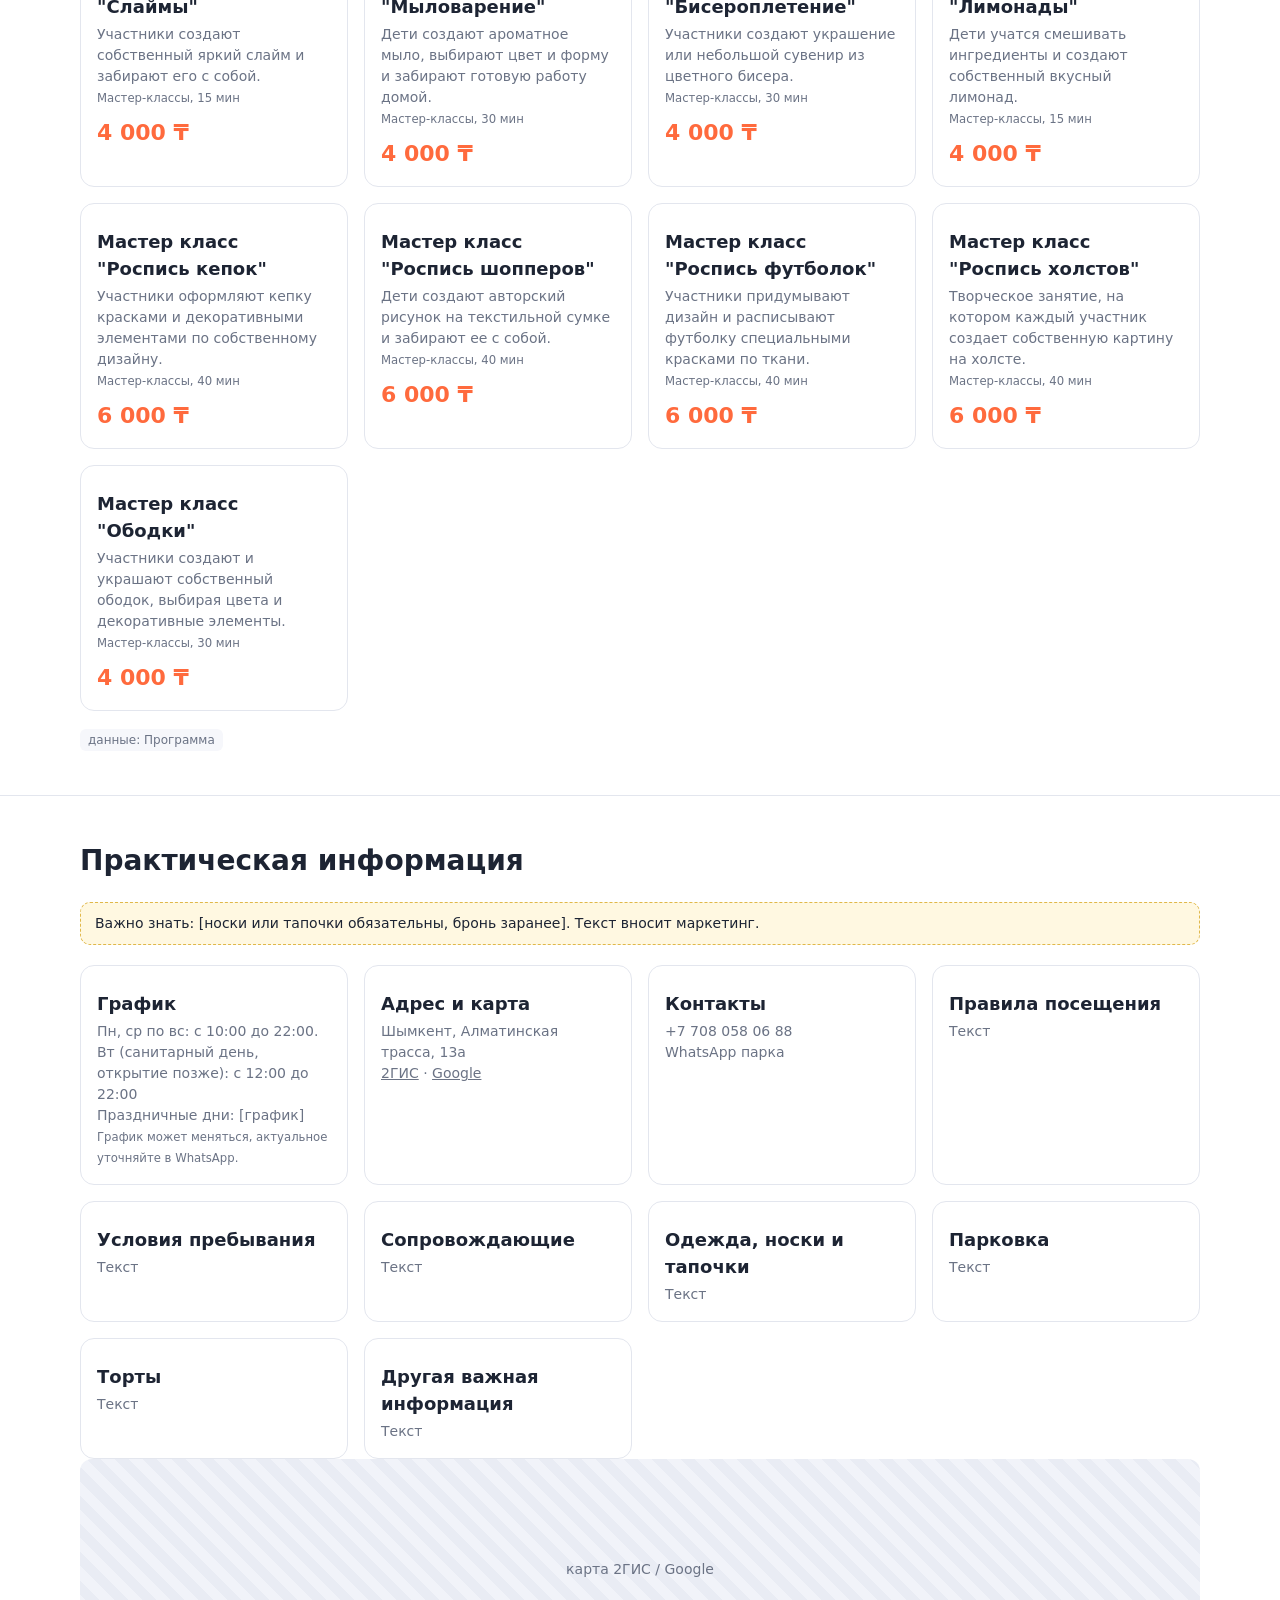
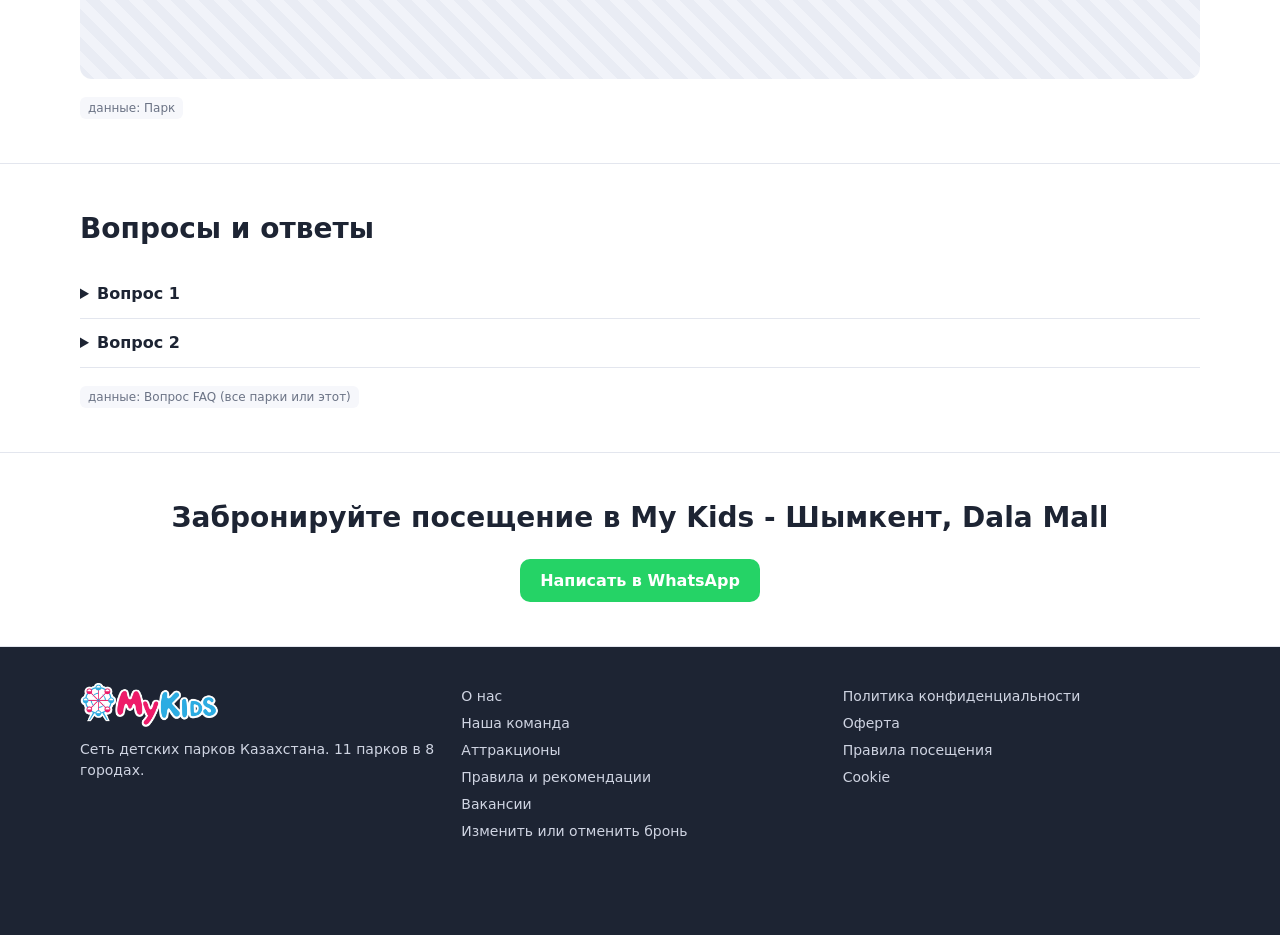
<file: park.html>
<!doctype html><html lang="ru"><head><meta charset="utf-8"><meta name="robots" content="noindex,nofollow"><meta name="viewport" content="width=device-width,initial-scale=1">
<title>My Kids - страница парка</title><link rel="stylesheet" href="style.css"></head><body data-nocta="1">
<main id="m"></main>
<script src="data.js"></script><script src="app.js"></script>
<script>
document.addEventListener('DOMContentLoaded',()=>{
 const p=PARKS.find(x=>x.slug===new URLSearchParams(location.search).get('p'))||PARKS[0];
 ctxPark=p;
 const multi=cityParks(p.citySlug).length>1,title=`My Kids - ${p.city}${multi?', '+p.name:''}`;
 document.title=title;
 const ph=(t,h=180)=>`<div class="ph" style="min-height:${h}px">${t}</div>`;
 const blk=(id,h,body,src)=>`<section class="blk" id="${id}"><div class="wrap"><h2>${h}</h2>${body}<p style="margin:16px 0 0"><span class="tag">данные: ${src}</span></p></div></section>`;
 const empty=!p.addr;
 m.innerHTML=`
 <section class="hero"><div class="wrap">
  <div class="crumbs" style="padding-top:0"><a href="index.html">Главная</a> / Парки / ${multi?`<a href="city.html?c=${p.citySlug}">${p.city}</a> / `:''}${p.name}</div>
  <p class="note">ПРОТОТИП шаблона парка. Блоки по порядку из docs/structure.md. Пустые блоки в живом сайте не показываются; здесь они приглушены для проверки порядка.${empty?' Для этого парка адрес, график, номер и цены ещё не получены.':''}</p>
  <h1>${title}</h1>
  <div class="facts"><div><b>Адрес</b>${p.addr?p.city+', '+p.addr:'уточняется'}</div><div><b>График</b>${p.hours||'уточняется'}</div></div>
  <button class="btn" onclick="book(PARKS.find(x=>x.slug==='${p.slug}'))">Забронировать</button>
  <a class="btn sec" href="#prices">Цены</a>
  <p style="margin:12px 0 0"><a href="#" onclick="changeBook(ctxPark);return false">Изменить или отменить бронь</a></p>
 </div></section>
 <div class="pbar"><div class="wrap"><a href="#about">О парке</a><a href="#photos">Фото</a><a href="#zones">Зоны</a><a href="#prices">Цены</a><a href="#bday">День рождения</a><a href="#shows">Шоу</a><a href="#games">Игры</a><a href="#animators">Аниматоры</a><a href="#masterclass">Мастер-классы</a><a href="#info">Практическая информация</a><a href="#faq">FAQ</a></div></div>
 ${blk('about','О парке',`<p>Описание парка. Текст вносит маркетинг в CMS.</p>`,'Парк')}
 ${blk('photos','Фотографии',`<div class="grid">${ph('фото')}${ph('фото')}${ph('фото')}</div>`,'Парк')}
 ${blk('zones','Игровые и активные зоны',`<div class="grid"><div class="card"><div class="ph" style="min-height:100px">фото</div><h3>Зона 1</h3><p>Короткое описание. Возраст: [от и до]</p><details><summary>Подробнее</summary><p>Полное описание зоны</p></details></div><div class="card"><div class="ph" style="min-height:100px">фото</div><h3>Зона 2</h3><p>Короткое описание. Возраст: [от и до]</p><details><summary>Подробнее</summary><p>Полное описание зоны</p></details></div></div>`,'Парк')}
 ${blk('prices','Цены этого парка',`${tariffTable(p)}${hasPrices(p)?`<h3>Акции и скидки</h3>${discountCards(p)}<p style="margin-top:12px"><a href="prices.html">Все цены и услуги</a></p>`:''}`,'Цена (этот парк)')}
 ${blk('bday','День рождения и пакеты',pkgCards(p,t=>`<button class="btn wa" onclick="bookPkg('${p.slug}','${t}')">Забронировать пакет</button>`)+(hasPrices(p)?`<h3>Дополнительные услуги</h3>${exCards(p,['Дополнительные услуги','Поздравления'])}`:''),'Пакет, Доп. услуга')}
 ${blk('shows','Шоу-программы',hasPrices(p)?exCards(p,['Шоу программы','Квесты','Активные игры','Дополнительные программы']):noData,'Программа')}
 ${blk('games','Игры',`<div class="grid"><div class="card"><h3>Игра 1</h3><p>Описание, возраст</p></div></div>`,'Игра')}
 ${blk('animators','Аниматоры',`<div class="grid"><div class="card">${ph('фото',120)}<h3>Имя аниматора</h3><p>Образ, возраст детей</p></div></div>`,'Аниматор')}
 ${blk('masterclass','Мастер-классы',hasPrices(p)?exCards(p,['Мастер-классы']):noData,'Программа')}
 ${blk('info','Практическая информация',`<p class="note">Важно знать: [носки или тапочки обязательны, бронь заранее]. Текст вносит маркетинг.</p><div class="grid">
<div class="card"><h3>График</h3><p>${p.hours||'уточняется'}<br>Праздничные дни: [график]<br><small>График может меняться, актуальное уточняйте в WhatsApp.</small></p></div>
<div class="card"><h3>Адрес и карта</h3><p>${p.addr?p.city+', '+p.addr:'уточняется'}<br>${p.map?`<a href="${p.map}" target="_blank">2ГИС</a> · <a href="${gmap(p)}" target="_blank">Google</a>`:''}</p></div>
<div class="card"><h3>Контакты</h3><p>${p.wa?fmtPhone(p.wa)+'<br>WhatsApp парка':'уточняется'}</p></div>
<div class="card"><h3>Правила посещения</h3><p>${(typeof INFO!=='undefined'&&INFO[p.slug]&&INFO[p.slug].rules)||'Текст'}</p></div><div class="card"><h3>Условия пребывания</h3><p>${(typeof INFO!=='undefined'&&INFO[p.slug]&&INFO[p.slug].stay)||'Текст'}</p></div><div class="card"><h3>Сопровождающие</h3><p>Текст</p></div>
<div class="card"><h3>Одежда, носки и тапочки</h3><p>${(typeof INFO!=='undefined'&&INFO[p.slug]&&INFO[p.slug].clothes)||'Текст'}</p></div><div class="card"><h3>Парковка</h3><p>Текст</p></div><div class="card"><h3>Торты</h3><p>Текст</p></div><div class="card"><h3>Другая важная информация</h3><p>Текст</p></div></div>${ph('карта 2ГИС / Google',220)}`,'Парк')}
 ${blk('faq','Вопросы и ответы',`<details><summary>Вопрос 1</summary><p>Ответ</p></details><details><summary>Вопрос 2</summary><p>Ответ</p></details>`,'Вопрос FAQ (все парки или этот)')}
 <section class="blk"><div class="wrap" style="text-align:center"><h2>Забронируйте посещение в ${title}</h2><button class="btn wa" onclick="book(PARKS.find(x=>x.slug==='${p.slug}'))">Написать в WhatsApp</button></div></section>`;
});
</script></body></html>
</file>
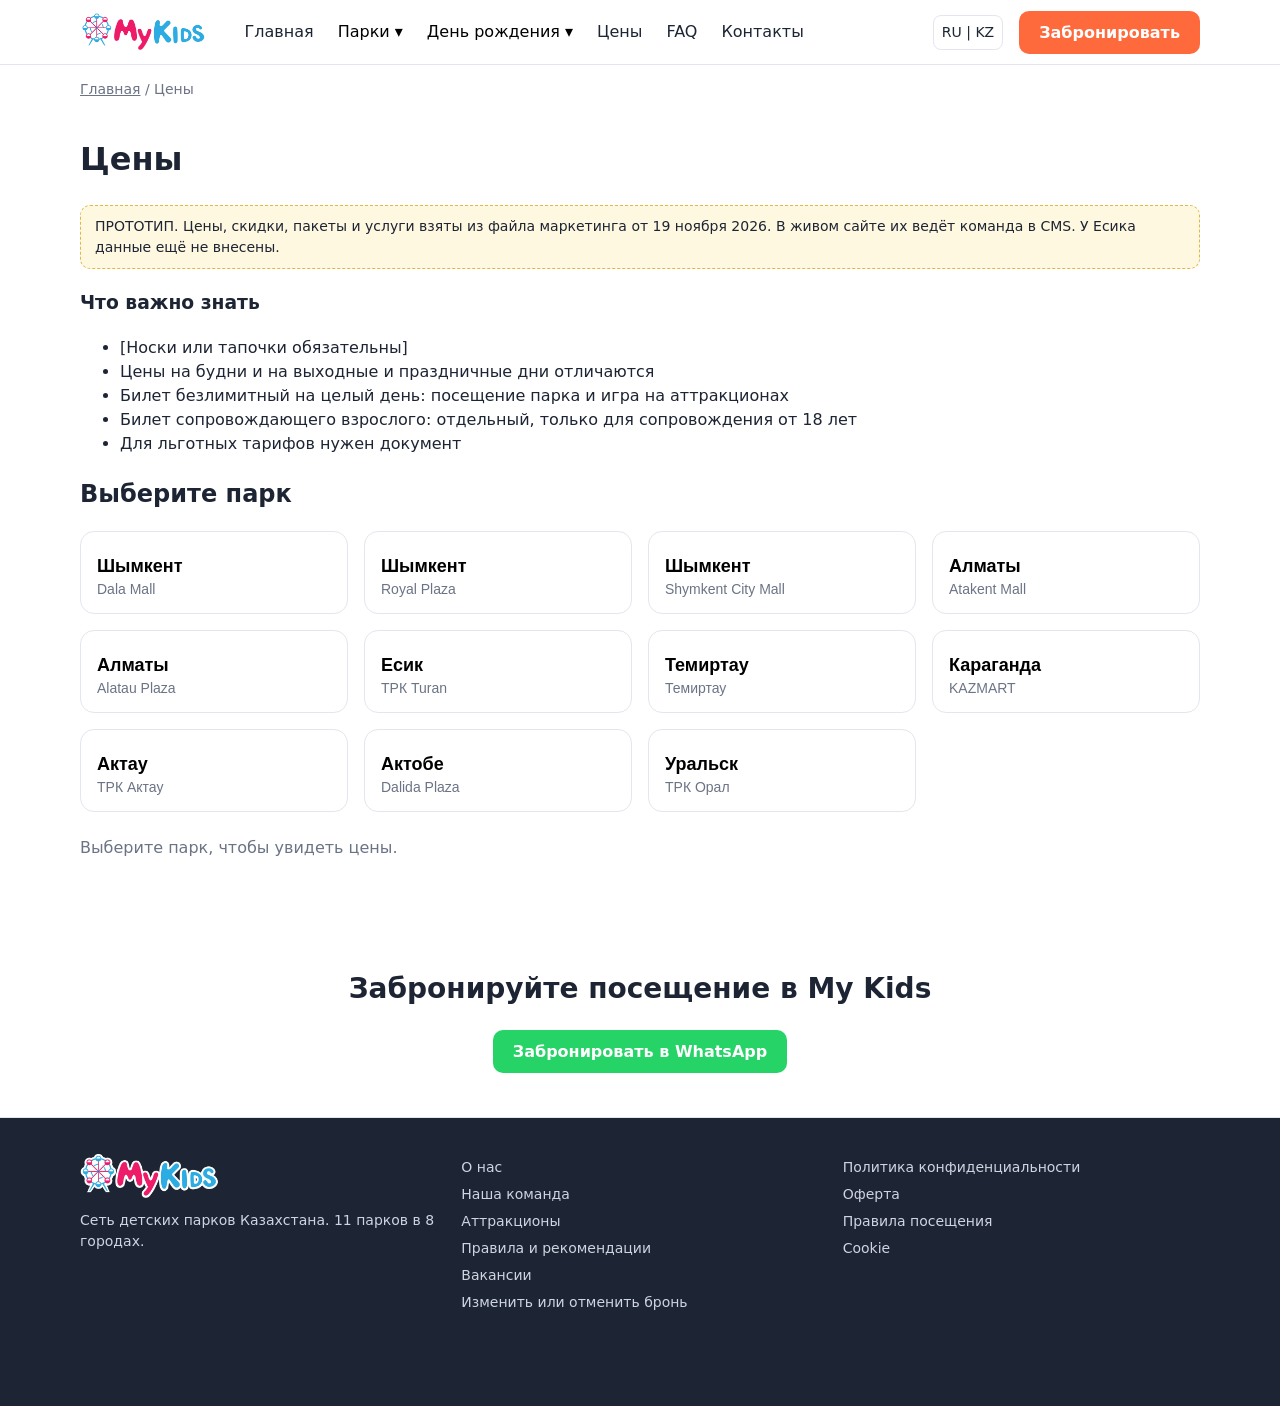
<file: prices.html>
<!doctype html><html lang="ru"><head><meta charset="utf-8"><meta name="robots" content="noindex,nofollow"><meta name="viewport" content="width=device-width,initial-scale=1">
<title>Цены | My Kids</title><link rel="stylesheet" href="style.css"></head><body>
<main class="wrap" style="padding-bottom:48px"><div class="crumbs"><a href="index.html">Главная</a> / Цены</div><h1>Цены</h1>
<p class="note">ПРОТОТИП. Цены, скидки, пакеты и услуги взяты из файла маркетинга от 19 ноября 2026. В живом сайте их ведёт команда в CMS. У Есика данные ещё не внесены.</p>
<h3>Что важно знать</h3><ul><li>[Носки или тапочки обязательны]</li><li>Цены на будни и на выходные и праздничные дни отличаются</li><li>Билет безлимитный на целый день: посещение парка и игра на аттракционах</li><li>Билет сопровождающего взрослого: отдельный, только для сопровождения от 18 лет</li><li>Для льготных тарифов нужен документ</li></ul>
<h2>Выберите парк</h2><div class="grid" id="pk" style="margin-bottom:24px"></div><div id="out"></div></main>
<script src="data.js"></script><script src="app.js"></script>
<script>document.addEventListener('DOMContentLoaded',()=>{const pk=$('#pk');window.draw=()=>{pk.innerHTML=PARKS.map(p=>`<button class="card" style="text-align:left;cursor:pointer;${p.slug===chosen?'border-color:var(--acc);border-width:2px':''}" onclick="chosen='${p.slug}';localStorage.setItem('park',chosen);draw();show()"><h3>${p.city}</h3><p>${p.name}</p></button>`).join('')};window.show=()=>{const p=getPark();$('#out').innerHTML=p?`<h2>${pname(p)}</h2>
<h3>Стоимость посещения</h3>${tariffTable(p)}
${hasPrices(p)?`<h3>Акции и скидки</h3>${discountCards(p)}
<h3>Пакеты дня рождения</h3>${pkgCards(p)}
<h3>Дополнительные услуги</h3>${exCards(p,['Дополнительные услуги'])}<p style="margin-top:12px"><a href="birthday.html">Все программы, шоу и мастер-классы</a></p>`:''}
<p style="margin-top:16px"><button class="btn" onclick="book(getPark())">Забронировать</button> <a class="btn sec" href="${parkUrl(p)}">Страница парка</a></p>`:'<p style="color:var(--mut)">Выберите парк, чтобы увидеть цены.</p>'};draw();show();})</script></body></html>
</file>
<file: style.css>
:root{--ink:#1d2433;--mut:#6b7385;--line:#e3e6ee;--bg:#f6f7fb;--acc:#ff6a3d;--acc2:#2f6bff;--wa:#25d366}
*{box-sizing:border-box}body{margin:0;font:16px/1.5 system-ui,sans-serif;color:var(--ink);background:#fff}
a{color:inherit}img{max-width:100%}
.wrap{max-width:1160px;margin:0 auto;padding:0 20px}
header{position:sticky;top:0;background:#fff;border-bottom:1px solid var(--line);z-index:20}
.bar{display:flex;align-items:center;gap:16px;height:64px}
.logo{font-weight:800;font-size:20px;text-decoration:none;color:var(--acc)}
nav{display:flex;gap:4px;margin-left:12px;flex:1}
nav a,nav button.nb{padding:8px 10px;border-radius:8px;text-decoration:none;font:inherit;background:none;border:0;cursor:pointer}
nav a:hover,nav .dd:hover>button{background:var(--bg)}
.dd{position:relative}.dd .menu{display:none;position:absolute;top:100%;left:0;background:#fff;border:1px solid var(--line);border-radius:10px;padding:6px;min-width:220px;box-shadow:0 8px 24px #0001}
.dd:hover .menu,.dd:focus-within .menu{display:block}.menu a{display:block}
.lang{border:1px solid var(--line);border-radius:8px;padding:6px 8px;font-size:14px}
.btn{display:inline-block;background:var(--acc);color:#fff;border:0;border-radius:10px;padding:12px 20px;font:600 16px system-ui;cursor:pointer;text-decoration:none}
.btn.sec{background:#fff;color:var(--ink);border:1px solid var(--line)}.btn.wa{background:var(--wa)}
.burger{display:none;background:none;border:1px solid var(--line);border-radius:8px;padding:8px 10px}
.hero{background:linear-gradient(135deg,#fff1ea,#eaf0ff);padding:56px 0}
.hero h1{font-size:clamp(30px,5vw,52px);line-height:1.1;margin:0 0 12px}
.hero p{font-size:18px;color:var(--mut);max-width:560px;margin:0 0 24px}
.ph{background:repeating-linear-gradient(45deg,#e9ecf4,#e9ecf4 10px,#f1f3f9 10px,#f1f3f9 20px);color:var(--mut);display:flex;align-items:center;justify-content:center;border-radius:12px;min-height:180px;font-size:14px;text-align:center;padding:8px}
section.blk{padding:44px 0;border-bottom:1px solid var(--line)}
section.blk h2{margin:0 0 20px;font-size:28px}
.grid{display:grid;gap:16px;grid-template-columns:repeat(auto-fill,minmax(240px,1fr))}
.card{border:1px solid var(--line);border-radius:14px;padding:16px;background:#fff}
.card h3{margin:8px 0 4px;font-size:18px}.card p{margin:0;color:var(--mut);font-size:14px}
a.card{text-decoration:none;display:block}a.card:hover{border-color:var(--acc)}
.tag{display:inline-block;font-size:12px;background:var(--bg);border-radius:6px;padding:2px 8px;color:var(--mut)}
.note{background:#fff8e1;border:1px dashed #e0b84a;border-radius:10px;padding:10px 14px;font-size:14px;margin:0 0 20px}
.empty{opacity:.55}
table{width:100%;border-collapse:collapse}td,th{padding:10px;border-bottom:1px solid var(--line);text-align:left}
.crumbs{font-size:14px;color:var(--mut);padding:14px 0}
.facts{display:grid;gap:8px;margin:16px 0 24px}.facts b{display:inline-block;min-width:80px;color:var(--mut);font-weight:500}
details{border-bottom:1px solid var(--line);padding:12px 0}summary{cursor:pointer;font-weight:600}
footer{background:#1d2433;color:#cfd4e2;padding:36px 0 90px;font-size:14px}footer a{display:block;color:#cfd4e2;text-decoration:none;padding:3px 0}
.fcols{display:grid;gap:24px;grid-template-columns:repeat(auto-fit,minmax(180px,1fr))}
.fixwa{display:none;position:fixed;left:12px;right:12px;bottom:12px;z-index:30;text-align:center;box-shadow:0 6px 20px #0003}
.modal{position:fixed;inset:0;background:#0007;display:none;align-items:center;justify-content:center;z-index:50;padding:16px}
.modal.on{display:flex}.mbox{background:#fff;border-radius:16px;padding:24px;max-width:560px;width:100%;max-height:90vh;overflow:auto}
.mbox h3{margin:0 0 4px;font-size:22px}.opts{display:grid;gap:8px;grid-template-columns:repeat(auto-fill,minmax(150px,1fr));margin-top:14px}
.opts button{border:1px solid var(--line);background:#fff;border-radius:10px;padding:12px;font:inherit;text-align:left;cursor:pointer}
.opts button:hover{border-color:var(--acc)}.opts small{display:block;color:var(--mut)}
.pbar{position:sticky;top:64px;background:#fff;border-bottom:1px solid var(--line);z-index:10;overflow-x:auto;white-space:nowrap}
.pbar a{display:inline-block;padding:12px 12px;text-decoration:none;font-size:14px;color:var(--mut)}.pbar a:hover{color:var(--ink)}
@media(max-width:860px){
 nav{display:none;position:absolute;top:64px;left:0;right:0;background:#fff;flex-direction:column;border-bottom:1px solid var(--line);padding:8px 20px}
 nav.on{display:flex}.burger{display:block;margin-left:auto}.dd .menu{position:static;display:block;border:0;box-shadow:none;padding-left:12px}
 .bar>.btn{padding:8px 12px;font-size:14px}.fixwa{display:block}.lang-d{display:none}nav .parks{order:-1}.pbar{top:64px}
}
table{display:block;overflow-x:auto}

.hgrid{display:grid;gap:24px;grid-template-columns:1.1fr .9fr;align-items:center}
.hgrid .ph{min-height:280px}
.steps{counter-reset:s;display:grid;gap:12px;grid-template-columns:repeat(auto-fill,minmax(200px,1fr));padding:0;list-style:none}
.steps li{counter-increment:s;border:1px solid var(--line);border-radius:12px;padding:14px}
.steps li:before{content:counter(s);display:inline-block;background:var(--acc);color:#fff;border-radius:50%;width:26px;height:26px;text-align:center;margin-right:8px}
.price{font-size:22px;font-weight:700;color:var(--acc);margin-top:8px}
.fld{display:grid;gap:12px;max-width:520px}.fld select,.fld input{width:100%;padding:10px;font:inherit}
@media(max-width:860px){.hgrid{grid-template-columns:1fr}.hgrid .ph{min-height:180px}}
.logo img{display:block;height:40px;width:auto}

footer .flogo{display:block;width:fit-content;padding:0;margin-bottom:12px}footer .flogo img{display:block;height:44px;width:auto}

.lang-m{display:none}
@media(max-width:860px){.lang-m{display:inline-block;align-self:flex-start;margin:8px 10px}}
</file>
